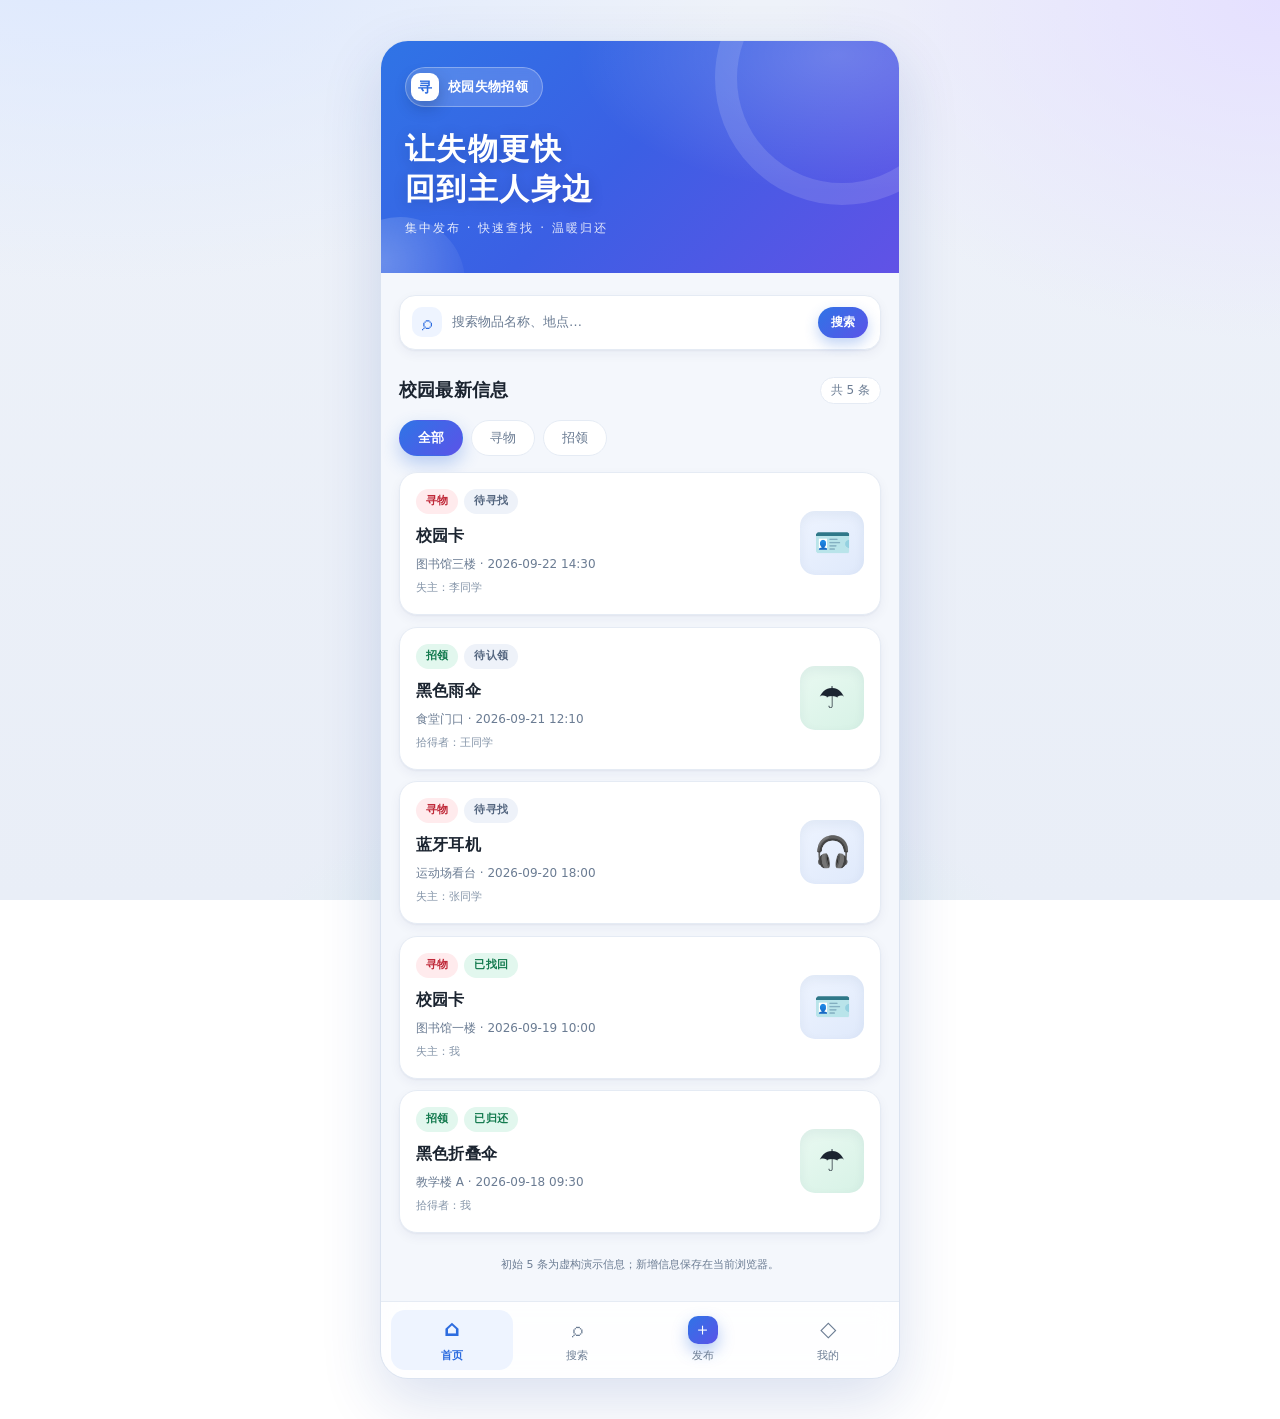
<file: index.html>
<!DOCTYPE html>
<html lang="zh-CN">
<head>
  <meta charset="UTF-8">
  <meta name="viewport" content="width=device-width, initial-scale=1">
  <meta name="theme-color" content="#3b5fe4">
  <meta name="description" content="校园失物招领：集中发布、快速查找、温暖归还。">
  <title>校园失物招领</title>
  <link rel="icon" href="data:image/svg+xml,%3Csvg xmlns='http://www.w3.org/2000/svg' viewBox='0 0 64 64'%3E%3Cdefs%3E%3ClinearGradient id='g' x1='0' y1='0' x2='1' y2='1'%3E%3Cstop offset='0' stop-color='%232f74e6'/%3E%3Cstop offset='1' stop-color='%235b53e8'/%3E%3C/linearGradient%3E%3C/defs%3E%3Crect width='64' height='64' rx='16' fill='url(%23g)'/%3E%3Ctext x='32' y='44' font-size='36' font-family='sans-serif' font-weight='700' fill='white' text-anchor='middle'%3E%E5%AF%BB%3C/text%3E%3C/svg%3E">
  <link rel="stylesheet" href="css/style.css">
  <script defer src="js/core.js"></script>
  <script defer src="js/data.js"></script>
  <script defer src="js/storage.js"></script>
  <script defer src="js/clipboard.js"></script>
  <script defer src="js/images.js"></script>
  <script defer src="js/recommendations.js"></script>
  <script defer src="js/pages/my-posts.js"></script>
  <script defer src="js/pages/search.js"></script>
  <script defer src="js/pages/detail.js"></script>
  <script defer src="js/app.js"></script>
</head>
<body>
  <div class="app-shell">
    <header class="header">
      <div class="brand"><span class="brand-icon" aria-hidden="true">寻</span><span>校园失物招领</span></div>
      <h1>让失物更快<br>回到主人身边</h1>
      <p>集中发布 · 快速查找 · 温暖归还</p>
    </header>
    <main id="main-content" tabindex="-1">
      <p id="storage-warning" class="notice error-notice" role="alert" hidden></p>
      <p id="feedback" class="notice success-notice" role="status" hidden></p>
      <section id="home-page" class="page" aria-labelledby="home-title">
        <button class="search-entry" type="button" data-page="search"><span aria-hidden="true">⌕</span>搜索物品名称、地点…<span class="search-label">搜索</span></button>
        <div class="section-heading"><h2 id="home-title">校园最新信息</h2><span id="result-count" aria-live="polite"></span></div>
        <div class="filters" role="group" aria-label="信息类型筛选">
          <button type="button" class="filter active" data-filter="all" aria-pressed="true">全部</button>
          <button type="button" class="filter" data-filter="lost" aria-pressed="false">寻物</button>
          <button type="button" class="filter" data-filter="found" aria-pressed="false">招领</button>
        </div>
        <div id="home-list" class="item-list"></div>
        <p id="home-limit-hint" class="field-hint" hidden></p>
        <p class="demo-note">初始 5 条为虚构演示信息；新增信息保存在当前浏览器。</p>
      </section>
      <section id="search-page" class="page" aria-labelledby="search-title" hidden>
        <h2 id="search-title">搜索物品</h2>
        <p class="form-intro">按物品名称、地点或描述查找线索。</p>
        <form id="search-form" class="search-form" role="search">
          <div class="field"><label for="search-keyword">关键词</label><div class="search-input-row"><input id="search-keyword" name="keyword" type="search" maxlength="100" placeholder="如：黑色 雨伞"><button type="submit" class="primary-button">搜索</button></div><p class="field-hint">多个关键词用空格分隔，结果需同时包含这些词。</p></div>
          <div class="search-options">
            <div class="field"><label for="search-type">信息类型</label><select id="search-type"><option value="all">全部</option><option value="lost">寻物</option><option value="found">招领</option></select></div>
            <div class="field"><label for="search-category">物品类别</label><select id="search-category"><option value="all">全部类别</option><option>证件</option><option>电子用品</option><option>生活用品</option><option>书籍文具</option><option>其他</option></select></div>
          </div>
          <div class="search-footer"><label class="checkbox-label"><input id="search-active" type="checkbox">仅看未完成</label><button type="button" id="search-reset" class="text-button">清空筛选</button></div>
        </form>
        <div class="section-heading"><h3 class="results-heading">搜索结果</h3><span id="search-count" aria-live="polite"></span></div>
        <div id="search-list" class="item-list"></div>
      </section>
      <section id="publish-page" class="page" aria-labelledby="publish-title" hidden>
        <h2 id="publish-title">发布信息</h2>
        <p class="form-intro">带 * 的内容为必填，清晰的描述有助于找回物品。</p>
        <form id="publish-form" class="publish-form" novalidate>
          <fieldset class="type-field"><legend>信息类型 *</legend>
            <label><input type="radio" name="type" value="lost" checked> 我要寻物</label>
            <label><input type="radio" name="type" value="found"> 我要招领</label>
          </fieldset>
          <div class="field"><label for="f-title">物品名称 *</label><input id="f-title" name="title" maxlength="40" placeholder="如：黑色雨伞" required><p id="error-title" class="field-error" hidden></p></div>
          <div class="field"><label for="f-category">物品类别 *</label><select id="f-category" name="category"><option>证件</option><option>电子用品</option><option>生活用品</option><option>书籍文具</option><option>其他</option></select></div>
          <div class="field"><label for="f-place">丢失／捡到地点 *</label><input id="f-place" name="place" maxlength="80" placeholder="如：图书馆三楼" required><p id="error-place" class="field-error" hidden></p></div>
          <div class="field"><label for="f-eventTime">丢失／捡到时间</label><input id="f-eventTime" name="eventTime" type="datetime-local"><p id="event-time-hint" class="field-hint">不填则使用发布时刻。</p><p id="error-eventTime" class="field-error" hidden></p></div>
          <div class="field"><label for="f-description">详细描述</label><textarea id="f-description" name="description" rows="4" maxlength="500" placeholder="物品的颜色、外观和特征（最多 500 字）"></textarea><p id="error-description" class="field-error" hidden></p></div>
          <div class="field"><label for="f-contact">联系方式 *</label><input id="f-contact" name="contact" maxlength="100" placeholder="微信号或手机号" required><p class="field-hint">联系方式将展示在详情中，请勿填写密码等敏感内容。</p><p id="error-contact" class="field-error" hidden></p></div>
          <div class="field"><label for="f-image">物品照片（选填）</label><input id="f-image" type="file" accept="image/jpeg,image/png,image/webp" aria-describedby="image-hint"><p id="image-hint" class="field-hint">支持 JPG、PNG、WebP，最大 5 MB。保存前自动缩小和压缩，透明背景转为白色。</p><div id="image-preview" class="upload-preview" hidden></div><button id="image-remove" type="button" class="secondary-button" hidden>移除照片</button><p id="image-feedback" class="field-hint" role="status"></p></div>
          <p id="publish-error" class="notice error-notice" role="alert" hidden></p>
          <button id="edit-cancel" class="secondary-button" type="button" hidden>取消编辑</button>
          <button id="publish-submit" class="primary-button submit-button" type="submit">发布信息</button>
        </form>
      </section>
      <section id="mine-page" class="page" aria-labelledby="mine-title" hidden>
        <h2 id="mine-title">我的发布</h2>
        <p class="form-intro">管理当前浏览器中由你发布的信息。</p>
        <div id="mine-summary" class="mine-stats" aria-label="我的发布统计"></div>
        <div class="filters" role="group" aria-label="我的发布状态筛选">
          <button type="button" class="filter active" data-mine-filter="all" aria-pressed="true">全部</button>
          <button type="button" class="filter" data-mine-filter="active" aria-pressed="false">进行中</button>
          <button type="button" class="filter" data-mine-filter="completed" aria-pressed="false">已完成</button>
        </div>
        <p id="mine-feedback" class="notice" role="status" hidden></p>
        <div id="mine-list" class="item-list"></div>
      </section>
      <section id="detail-page" class="page" aria-labelledby="detail-title" hidden>
        <button id="detail-back" type="button" class="back-button">← 返回列表</button>
        <h2 id="detail-title">物品详情</h2>
        <div id="detail-content"></div>
      </section>
    </main>
    <nav class="bottom-nav" aria-label="主要导航">
      <button type="button" class="nav-item active" data-page="home" aria-current="page"><span aria-hidden="true">⌂</span>首页</button>
      <button type="button" class="nav-item" data-page="search"><span aria-hidden="true">⌕</span>搜索</button>
      <button type="button" class="nav-item" data-page="publish"><span class="nav-plus" aria-hidden="true">＋</span>发布</button>
      <button type="button" class="nav-item" data-page="mine"><span aria-hidden="true">◇</span>我的</button>
    </nav>
  </div>
</body>
</html>
</file>
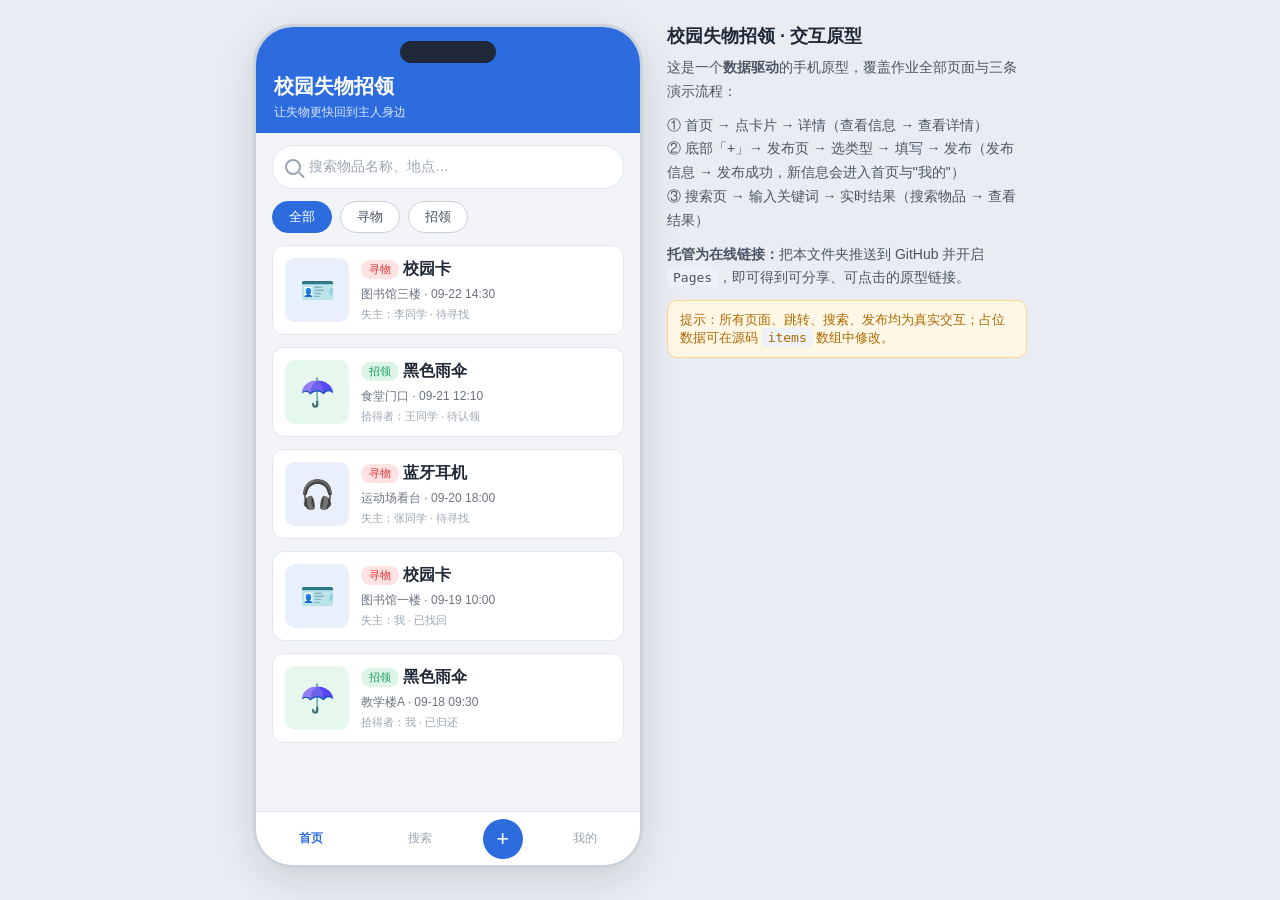
<file: prototype/prototype/index.html>
<!DOCTYPE html>
<html lang="zh-CN">
<head>
<meta charset="UTF-8">
<meta name="viewport" content="width=device-width, initial-scale=1.0">
<title>校园失物招领小程序 · 交互原型</title>
<style>
  * { box-sizing: border-box; margin: 0; padding: 0; }
  body {
    font-family: "PingFang SC", "Microsoft YaHei", sans-serif;
    background: #e9edf3; color: #1F2937;
    display: flex; justify-content: center; align-items: flex-start;
    padding: 24px; gap: 24px; flex-wrap: wrap;
  }
  .frame {
    width: 390px; height: 844px; background: #F2F4F7;
    border: 3px solid #CBD2DC; border-radius: 40px;
    position: relative; overflow: hidden; box-shadow: 0 12px 40px rgba(0,0,0,.12);
  }
  .notch { position: absolute; top: 14px; left: 50%; transform: translateX(-50%);
    width: 96px; height: 22px; background: #1F2937; border-radius: 11px; z-index: 50; }
  .screen { position: absolute; inset: 0; display: none; flex-direction: column; }
  .screen.active { display: flex; }
  .header { padding: 46px 18px 12px; }
  .header.blue { background: #2D6CDF; color: #fff; }
  .header.white { background: #fff; border-bottom: 1px solid #E2E8F0; }
  .header.white { display: flex; justify-content: space-between; align-items: center; }
  .title { font-size: 20px; font-weight: 700; }
  .sub { font-size: 12px; color: #DCE6FF; margin-top: 4px; }
  .back { font-size: 20px; font-weight: 700; cursor: pointer; color: #1F2937; }
  .content { flex: 1; overflow-y: auto; padding: 12px 16px 70px; }
  .searchbar { display: flex; align-items: center; background: #fff; border: 1px solid #E2E8F0;
    border-radius: 21px; height: 44px; padding: 0 12px; gap: 8px; }
  .searchbar.focus { border-color: #2D6CDF; }
  .searchbar input { border: none; outline: none; flex: 1; font-size: 14px; }
  .icon-search { width: 16px; height: 16px; border: 2px solid #9AA5B1; border-radius: 50%; position: relative; flex: none; }
  .icon-search::after { content:""; position:absolute; width:7px; height:2px; background:#9AA5B1;
    transform: rotate(45deg); top: 13px; left: 11px; }
  .btn-search { background:#2D6CDF; color:#fff; border:none; border-radius:13px; height:28px;
    padding:0 14px; font-size:13px; flex:none; cursor:pointer; }
  .chips { display: flex; gap: 8px; margin: 12px 0; flex-wrap: wrap; }
  .chip { padding: 6px 16px; border-radius: 16px; font-size: 13px; background:#fff; border:1px solid #CBD2DC; color:#4B5563; cursor:pointer; }
  .chip.on { background:#2D6CDF; color:#fff; border-color:#2D6CDF; }
  .card { background:#fff; border:1px solid #E2E8F0; border-radius:12px; padding:12px; display:flex; gap:12px; margin-bottom:12px; cursor:pointer; align-items:center; transition:.15s; }
  .card:active { transform: scale(.99); }
  .thumb { width:64px; height:64px; border-radius:10px; flex:none; display:flex; align-items:center; justify-content:center; font-size:28px; background:#EAF0FB; }
  .thumb.green { background:#E6F7EE; }
  .tag { display:inline-block; font-size:11px; padding:2px 8px; border-radius:9px; vertical-align:middle; }
  .tag.lost { background:#FFE3E3; color:#E03131; }
  .tag.found { background:#DDF5E6; color:#1A9E5F; }
  .c-title { font-size:16px; font-weight:600; color:#1F2937; }
  .c-meta { font-size:12px; color:#6B7280; margin-top:6px; }
  .c-sub { font-size:11px; color:#9AA5B1; margin-top:4px; }
  .form { background:#fff; border:1px solid #E2E8F0; border-radius:12px; padding:14px; }
  .field { margin-bottom:14px; }
  .field label { font-size:14px; font-weight:600; color:#1F2937; display:block; margin-bottom:6px; }
  .field input, .field textarea { width:100%; border:1px solid #E2E8F0; background:#F4F6F9; border-radius:8px;
    padding:9px 10px; font-size:13px; outline:none; }
  .toggle { display:flex; background:#EEF2F8; border-radius:10px; padding:4px; margin:12px 16px; }
  .toggle div { flex:1; text-align:center; padding:9px; font-size:14px; font-weight:600; color:#4B5563; border-radius:8px; cursor:pointer; }
  .toggle div.on { background:#2D6CDF; color:#fff; }
  .pub-btn { margin:14px 16px; background:#2D6CDF; color:#fff; border:none; border-radius:23px;
    height:46px; font-size:16px; font-weight:600; cursor:pointer; width: calc(100% - 32px); }
  .detail-img { height:200px; background:#EAF0FB; border-radius:12px; display:flex; align-items:center; justify-content:center; font-size:54px; margin-bottom:12px; }
  .info-row { display:flex; justify-content:space-between; font-size:13px; padding:9px 0; border-bottom:1px solid #EEF2F8; }
  .info-row .k { color:#6B7280; } .info-row .v { color:#1F2937; }
  .info-row .v.red { color:#E03131; } .info-row .v.green { color:#1A9E5F; }
  .contact-btn { margin-top:16px; background:#2D6CDF; color:#fff; border:none; border-radius:24px; height:48px; width:100%; font-size:16px; font-weight:600; cursor:pointer; }
  .profile { background:#2D6CDF; color:#fff; padding:24px 18px; display:flex; gap:14px; align-items:center; }
  .avatar { width:56px; height:56px; border-radius:50%; background:#fff; color:#2D6CDF; display:flex; align-items:center; justify-content:center; font-size:22px; font-weight:700; }
  .stats { display:flex; gap:10px; margin:12px 16px; }
  .stat { flex:1; background:#fff; border:1px solid #E2E8F0; border-radius:12px; text-align:center; padding:10px; }
  .stat .n { font-size:22px; font-weight:700; color:#2D6CDF; }
  .stat .n.g { color:#1A9E5F; } .stat .n.gr { color:#9AA5B1; }
  .stat .l { font-size:12px; color:#6B7280; }
  .nav { position:absolute; bottom:0; left:0; right:0; height:54px; background:#fff; border-top:1px solid #E2E8F0; display:flex; align-items:center; }
  .nav .item { flex:1; text-align:center; font-size:12px; color:#9AA5B1; cursor:pointer; }
  .nav .item.on { color:#2D6CDF; font-weight:600; }
  .nav .plus { flex:none; width:40px; height:40px; background:#2D6CDF; color:#fff; border-radius:50%;
    display:flex; align-items:center; justify-content:center; font-size:22px; margin:0 8px; cursor:pointer; }
  .toast { position:absolute; top:50%; left:50%; transform:translate(-50%,-50%); background:rgba(0,0,0,.8);
    color:#fff; padding:14px 22px; border-radius:10px; font-size:15px; display:none; z-index:99; text-align:center; }
  .empty { text-align:center; color:#9AA5B1; font-size:13px; padding:30px 0; }
  .side { max-width: 360px; }
  .side h2 { font-size:18px; margin-bottom:8px; }
  .side p { font-size:14px; color:#4B5563; line-height:1.7; margin-bottom:10px; }
  .side code { background:#EEF2F8; padding:2px 6px; border-radius:4px; font-size:13px; }
  .side .tip { background:#FFF7E6; border:1px solid #FFD591; border-radius:10px; padding:10px 12px; font-size:13px; color:#AD6800; }
</style>
</head>
<body>
  <div class="frame">
    <div class="notch"></div>

    <!-- 首页 -->
    <div class="screen active" id="home">
      <div class="header blue">
        <div class="title">校园失物招领</div>
        <div class="sub">让失物更快回到主人身边</div>
      </div>
      <div class="content">
        <div class="searchbar" onclick="go('search')">
          <div class="icon-search"></div>
          <span style="color:#9AA5B1;font-size:14px;">搜索物品名称、地点…</span>
        </div>
        <div class="chips" id="home-chips">
          <div class="chip on" data-f="全部" onclick="setHomeFilter(this)">全部</div>
          <div class="chip" data-f="寻物" onclick="setHomeFilter(this)">寻物</div>
          <div class="chip" data-f="招领" onclick="setHomeFilter(this)">招领</div>
        </div>
        <div id="home-list"></div>
      </div>
      <div class="nav">
        <div class="item on" onclick="go('home')">首页</div>
        <div class="item" onclick="go('search')">搜索</div>
        <div class="plus" onclick="go('publish')">+</div>
        <div class="item" onclick="go('mine')">我的</div>
      </div>
    </div>

    <!-- 发布 -->
    <div class="screen" id="publish">
      <div class="header white">
        <div class="title">发布信息</div><div style="color:#2D6CDF;font-size:14px;cursor:pointer;" onclick="go('home')">取消</div>
      </div>
      <div class="toggle">
        <div class="on" id="t-lost" onclick="switchType('lost')">我丢了东西（寻物）</div>
        <div id="t-found" onclick="switchType('found')">我捡到东西（招领）</div>
      </div>
      <div class="content">
        <div class="form">
          <div class="field"><label>物品名称 *</label><input id="f-name" placeholder="如：校园卡 / 雨伞 / 耳机"></div>
          <div class="field"><label>物品类别</label>
            <div class="chips"><div class="chip on" data-c="证件" onclick="setCat(this)">证件</div><div class="chip" data-c="电子用品" onclick="setCat(this)">电子用品</div><div class="chip" data-c="生活用品" onclick="setCat(this)">生活用品</div></div></div>
          <div class="field"><label>丢失/捡到地点 *</label><input id="f-place" placeholder="如：图书馆三楼"></div>
          <div class="field"><label>时间</label><input id="f-time" placeholder="2026-09-22 14:30"></div>
          <div class="field"><label>详细描述</label><textarea id="f-desc" rows="3" placeholder="颜色、特征、姓名等…"></textarea></div>
          <div class="field"><label>联系方式 *</label><input id="f-contact" placeholder="微信号 / 手机号"></div>
          <div class="chip" onclick="toast('演示原型：图片上传略')">+ 上传图片</div>
        </div>
        <button class="pub-btn" onclick="publish()">发布</button>
      </div>
      <div class="nav">
        <div class="item" onclick="go('home')">首页</div>
        <div class="item" onclick="go('search')">搜索</div>
        <div class="plus" onclick="go('publish')">+</div>
        <div class="item" onclick="go('mine')">我的</div>
      </div>
    </div>

    <!-- 搜索 -->
    <div class="screen" id="search">
      <div class="header white"><div class="title">搜索</div></div>
      <div class="content">
        <div class="searchbar focus">
          <div class="icon-search"></div>
          <input value="校园卡" id="kw">
          <button class="btn-search" onclick="doSearch()">搜索</button>
        </div>
        <div style="font-size:12px;color:#6B7280;margin:12px 0 6px;">按类别筛选：</div>
        <div class="chips"><div class="chip on" onclick="setSearchCat(this)">全部</div><div class="chip" onclick="setSearchCat(this)">证件</div><div class="chip" onclick="setSearchCat(this)">电子用品</div><div class="chip" onclick="setSearchCat(this)">生活用品</div></div>
        <div id="search-result-label" style="font-size:12px;color:#9AA5B1;margin:12px 0 6px;"></div>
        <div id="search-list"></div>
      </div>
      <div class="nav">
        <div class="item" onclick="go('home')">首页</div>
        <div class="item on" onclick="go('search')">搜索</div>
        <div class="plus" onclick="go('publish')">+</div>
        <div class="item" onclick="go('mine')">我的</div>
      </div>
    </div>

    <!-- 详情 -->
    <div class="screen" id="detail">
      <div class="header white">
        <div class="back" onclick="go(backFrom)">‹ 返回</div><div style="font-size:14px;color:#9AA5B1;">详情</div>
      </div>
      <div class="content">
        <div class="detail-img" id="d-img">📦</div>
        <div class="form">
          <div style="margin-bottom:6px;"><span class="tag" id="d-tag">寻物</span> <span id="d-title" style="font-size:19px;font-weight:700;color:#1F2937;"></span></div>
          <div class="info-row"><span class="k">类型</span><span class="v" id="d-cat"></span></div>
          <div class="info-row"><span class="k">地点</span><span class="v" id="d-place"></span></div>
          <div class="info-row"><span class="k">时间</span><span class="v" id="d-time"></span></div>
          <div class="info-row"><span class="k">发布者</span><span class="v" id="d-owner"></span></div>
          <div class="info-row"><span class="k">状态</span><span class="v" id="d-status"></span></div>
          <div style="font-size:14px;font-weight:600;color:#1F2937;margin:12px 0 6px;">详细描述</div>
          <div id="d-desc" style="font-size:13px;color:#4B5563;line-height:1.6;"></div>
          <div id="d-contact" style="font-size:13px;color:#2D6CDF;margin-top:8px;"></div>
          <button class="contact-btn" onclick="toast('已复制联系方式，可前往联系发布者')">联系发布者</button>
        </div>
      </div>
      <div class="nav">
        <div class="item" onclick="go('home')">首页</div>
        <div class="item" onclick="go('search')">搜索</div>
        <div class="plus" onclick="go('publish')">+</div>
        <div class="item" onclick="go('mine')">我的</div>
      </div>
    </div>

    <!-- 我的 -->
    <div class="screen" id="mine">
      <div class="profile">
        <div class="avatar">我</div>
        <div><div style="font-size:18px;font-weight:700;">李同学</div>
        <div style="font-size:12px;color:#DCE6FF;" id="mine-summary"></div></div>
      </div>
      <div class="content">
        <div class="stats" id="mine-stats"></div>
        <div style="font-size:13px;color:#6B7280;margin:12px 0 6px;">我的发布</div>
        <div id="mine-list"></div>
      </div>
      <div class="nav">
        <div class="item" onclick="go('home')">首页</div>
        <div class="item" onclick="go('search')">搜索</div>
        <div class="plus" onclick="go('publish')">+</div>
        <div class="item on" onclick="go('mine')">我的</div>
      </div>
    </div>

    <div class="toast" id="toast"></div>
  </div>

  <div class="side">
    <h2>校园失物招领 · 交互原型</h2>
    <p>这是一个<strong>数据驱动</strong>的手机原型，覆盖作业全部页面与三条演示流程：</p>
    <p>① 首页 → 点卡片 → 详情（查看信息 → 查看详情）<br>
       ② 底部「+」→ 发布页 → 选类型 → 填写 → 发布（发布信息 → 发布成功，新信息会进入首页与"我的"）<br>
       ③ 搜索页 → 输入关键词 → 实时结果（搜索物品 → 查看结果）</p>
    <p><b>托管为在线链接：</b>把本文件夹推送到 GitHub 并开启 <code>Pages</code>，即可得到可分享、可点击的原型链接。</p>
    <div class="tip">提示：所有页面、跳转、搜索、发布均为真实交互；占位数据可在源码 <code>items</code> 数组中修改。</div>
  </div>

<script>
  const EMOJI = { "证件":"🪪", "电子用品":"🎧", "生活用品":"☂️" };
  const def = w => EMOJI[w] || "📦";
  let backFrom = "home";
  let pubType = "lost";
  let pubCat = "证件";
  let homeFilter = "全部";
  let searchCat = "全部";
  let curId = null;

  // 数据：mine=true 表示"我发布的"
  let items = [
    {id:1, type:"lost", title:"校园卡", cat:"证件", place:"图书馆三楼", time:"09-22 14:30",
     desc:"蓝色卡套，卡面有轻微划痕，姓名张明，学号20231xxx。捡到者请与我联系，万分感谢！",
     contact:"微信 lxm_2023", status:"待寻找", owner:"李同学", mine:false},
    {id:2, type:"found", title:"黑色雨伞", cat:"生活用品", place:"食堂门口", time:"09-21 12:10",
     desc:"一把黑色长柄雨伞，放在食堂门口失物箱旁，请失主认领。",
     contact:"微信 w_2023", status:"待认领", owner:"王同学", mine:false},
    {id:3, type:"lost", title:"蓝牙耳机", cat:"电子用品", place:"运动场看台", time:"09-20 18:00",
     desc:"白色蓝牙耳机左耳，运动场看台遗失，拾到请联系，必有谢意。",
     contact:"微信 z_2023", status:"待寻找", owner:"张同学", mine:false},
    {id:4, type:"lost", title:"校园卡", cat:"证件", place:"图书馆一楼", time:"09-19 10:00",
     desc:"蓝色卡套校园卡，姓名陈晓。", contact:"微信 cx_2023", status:"已找回", owner:"我", mine:true},
    {id:5, type:"found", title:"黑色雨伞", cat:"生活用品", place:"教学楼A", time:"09-18 09:30",
     desc:"教学楼A捡到黑色折叠伞。", contact:"微信 me_2023", status:"已归还", owner:"我", mine:true}
  ];
  let seq = 100;

  function statusClass(s){ return (s==="已找回"||s==="已归还") ? "green" : "red"; }
  function tagHtml(it){ return `<span class="tag ${it.type==='lost'?'lost':'found'}">${it.type==='lost'?'寻物':'招领'}</span>`; }
  function cardHtml(it){
    return `<div class="card" onclick="openDetail(${it.id},'home')">
      <div class="thumb ${it.type==='found'?'green':''}">${def(it.cat)}</div>
      <div style="flex:1;min-width:0;">
        ${tagHtml(it)} <span class="c-title">${it.title}</span>
        <div class="c-meta">${it.place} · ${it.time}</div>
        <div class="c-sub">${it.type==='lost'?'失主':'拾得者'}：${it.owner} · ${it.status}</div>
      </div></div>`;
  }

  function renderHome(){
    const list = items.filter(it =>
      homeFilter==="全部" ? true : (homeFilter==="寻物" ? it.type==="lost" : it.type==="found"));
    const box = document.getElementById("home-list");
    box.innerHTML = list.length ? list.map(cardHtml).join("")
      : `<div class="empty">暂无相关信息</div>`;
  }
  function setHomeFilter(el){
    document.querySelectorAll("#home-chips .chip").forEach(c=>c.classList.remove("on"));
    el.classList.add("on"); homeFilter = el.dataset.f; renderHome();
  }

  function renderSearch(){
    const kw = (document.getElementById("kw").value||"").trim();
    const list = items.filter(it =>
      (searchCat==="全部" || it.cat===searchCat) &&
      (kw==="" || (it.title+it.place+it.cat).includes(kw)));
    document.getElementById("search-result-label").textContent = `搜索结果（${list.length} 条）`;
    const box = document.getElementById("search-list");
    box.innerHTML = list.length ? list.map(it=>cardHtml(it).replace("openDetail("+it.id+",'home')","openDetail("+it.id+",'search')")).join("")
      : `<div class="empty">没有找到“${kw}”相关信息</div>`;
  }
  function doSearch(){ renderSearch(); }
  function setSearchCat(el){
    document.querySelectorAll("#search .chips .chip").forEach(c=>c.classList.remove("on"));
    el.classList.add("on"); searchCat = el.textContent; renderSearch();
  }

  function openDetail(id, from){
    const it = items.find(x=>x.id===id); if(!it) return;
    curId = id; backFrom = from;
    document.getElementById("d-img").textContent = def(it.cat);
    const tg = document.getElementById("d-tag");
    tg.className = "tag " + (it.type==='lost'?'lost':'found');
    tg.textContent = it.type==='lost'?'寻物':'招领';
    document.getElementById("d-title").textContent = it.title;
    document.getElementById("d-cat").textContent = it.cat;
    document.getElementById("d-place").textContent = it.place;
    document.getElementById("d-time").textContent = it.time;
    document.getElementById("d-owner").textContent = it.owner;
    const st = document.getElementById("d-status"); st.textContent = it.status;
    st.className = "v " + statusClass(it.status);
    document.getElementById("d-desc").textContent = it.desc;
    document.getElementById("d-contact").textContent = "联系方式：" + it.contact;
    go("detail");
  }

  function renderMine(){
    const mine = items.filter(it=>it.mine);
    const seeking = mine.filter(i=>i.type==="lost"&&i.status==="待寻找").length;
    const found = mine.filter(i=>(i.status==="已找回"||i.status==="已归还")).length;
    const founding = mine.filter(i=>i.type==="found"&&i.status==="待认领").length;
    document.getElementById("mine-summary").textContent = `已发布 ${mine.length} 条 · 已找回/归还 ${found} 条`;
    document.getElementById("mine-stats").innerHTML =
      `<div class="stat"><div class="n">${seeking}</div><div class="l">寻物中</div></div>
       <div class="stat"><div class="n g">${found}</div><div class="l">已找回</div></div>
       <div class="stat"><div class="n gr">${founding}</div><div class="l">招领中</div></div>`;
    const box = document.getElementById("mine-list");
    box.innerHTML = mine.length ? mine.map(it=>{
      const sc = statusClass(it.status);
      const stTxt = it.status;
      return `<div class="card">
        <div class="thumb ${it.type==='found'?'green':''}">${def(it.cat)}</div>
        <div style="flex:1;min-width:0;"><span class="c-title">${it.title}</span>
          <div class="c-sub">${it.time} 发布 · ${it.type==='lost'?'寻物':'招领'}</div></div>
        <div style="text-align:right;"><span class="tag ${sc==='green'?'found':'lost'}">${stTxt}</span>
          <div style="font-size:12px;margin-top:6px;color:${sc==='green'?'#9AA5B1':'#2D6CDF'};">${sc==='green'?'删除':'编辑'}</div></div>
      </div>`;
    }).join("") : `<div class="empty">你还没有发布信息</div>`;
  }

  function switchType(t){
    pubType = t;
    document.getElementById("t-lost").classList.toggle("on", t==="lost");
    document.getElementById("t-found").classList.toggle("on", t==="found");
  }
  function setCat(el){
    document.querySelectorAll("#publish .form .chips .chip").forEach(c=>c.classList.remove("on"));
    el.classList.add("on"); pubCat = el.dataset.c;
  }
  function publish(){
    const name = document.getElementById("f-name").value.trim();
    const place = document.getElementById("f-place").value.trim();
    const contact = document.getElementById("f-contact").value.trim();
    if(!name || !place || !contact){ toast("请填写带 * 的必填项"); return; }
    const it = {
      id: ++seq, type: pubType, title: name, cat: pubCat,
      place, time: document.getElementById("f-time").value.trim() || "刚刚",
      desc: document.getElementById("f-desc").value.trim() || "（无补充描述）",
      contact, status: pubType==="lost" ? "待寻找" : "待认领", owner:"我", mine:true
    };
    items.unshift(it);
    // reset form
    ["f-name","f-place","f-time","f-desc","f-contact"].forEach(i=>document.getElementById(i).value="");
    toast("发布成功！信息已展示在首页"); setTimeout(()=>go("home"), 900);
  }

  function go(id){
    document.querySelectorAll(".screen").forEach(s=>s.classList.remove("active"));
    document.getElementById(id).classList.add("active");
    if(id==="home") renderHome();
    if(id==="search") renderSearch();
    if(id==="mine") renderMine();
  }
  let tt;
  function toast(msg){
    const t=document.getElementById("toast"); t.textContent=msg; t.style.display="block";
    clearTimeout(tt); tt=setTimeout(()=>t.style.display="none",1400);
  }
  // 初始化
  renderHome();
</script>
</body>
</html>
</file>
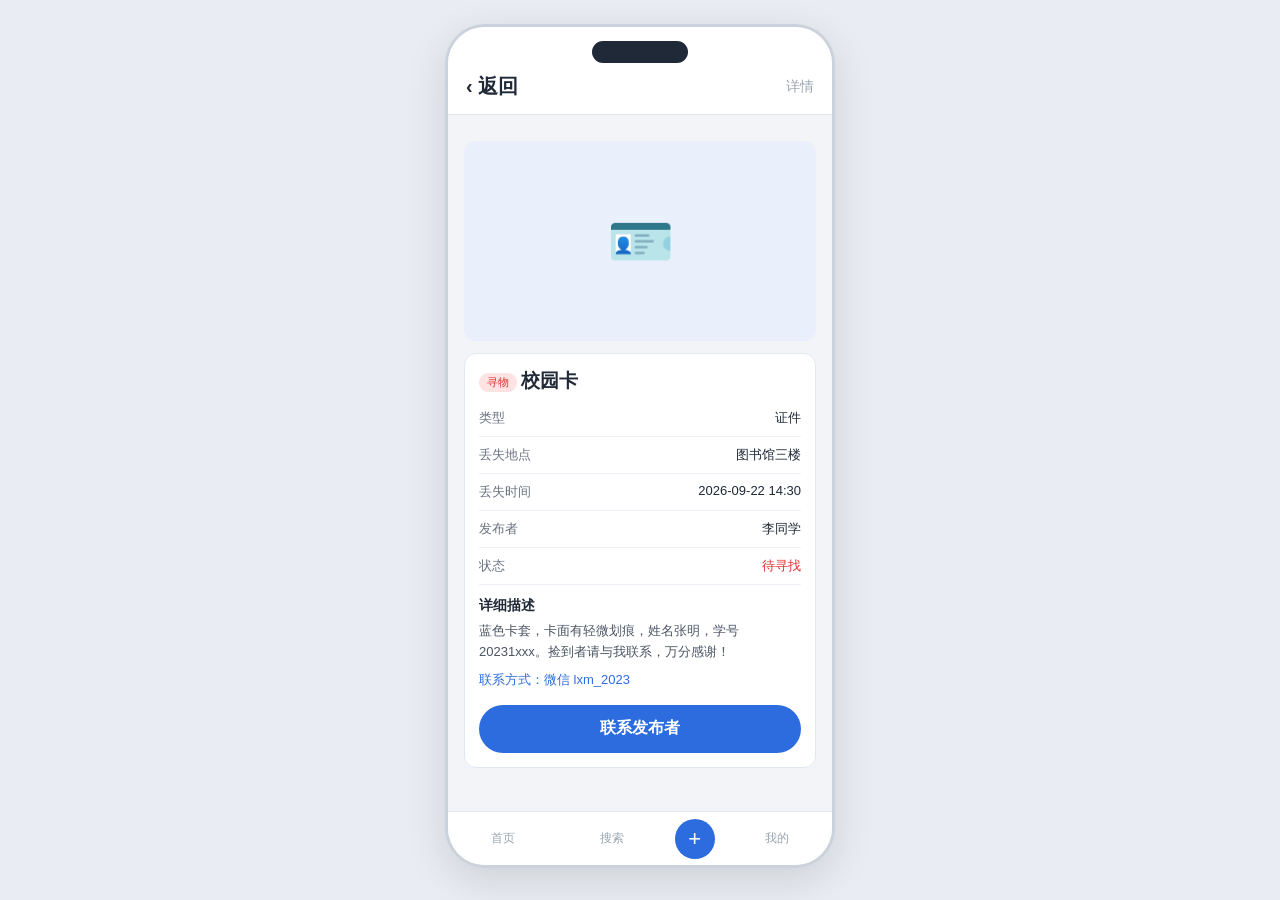
<file: prototype/prototype/detail.html>
<!DOCTYPE html>
<html lang="zh-CN">
<head>
<meta charset="UTF-8">
<meta name="viewport" content="width=device-width, initial-scale=1.0">
<title>校园失物招领 · 信息详情</title>
<style>
  * { box-sizing: border-box; margin: 0; padding: 0; }
  body { font-family: "PingFang SC","Microsoft YaHei",sans-serif; background:#e9edf3; display:flex; justify-content:center; padding:24px; }
  .frame { width:390px; height:844px; background:#F2F4F7; border:3px solid #CBD2DC; border-radius:40px; position:relative; overflow:hidden; box-shadow:0 12px 40px rgba(0,0,0,.12); }
  .notch { position:absolute; top:14px; left:50%; transform:translateX(-50%); width:96px; height:22px; background:#1F2937; border-radius:11px; z-index:50; }
  .header { position:absolute; top:0; left:0; right:0; padding:46px 18px 14px; background:#fff; border-bottom:1px solid #E2E8F0; display:flex; justify-content:space-between; align-items:center; }
  .back { font-size:20px; font-weight:700; color:#1F2937; text-decoration:none; } .right { font-size:14px; color:#9AA5B1; }
  .content { position:absolute; top:114px; left:16px; right:16px; bottom:54px; overflow-y:auto; }
  .detail-img { height:200px; background:#EAF0FB; border-radius:12px; display:flex; align-items:center; justify-content:center; font-size:54px; margin-bottom:12px; }
  .form { background:#fff; border:1px solid #E2E8F0; border-radius:12px; padding:14px; }
  .tag { display:inline-block; font-size:11px; padding:2px 8px; border-radius:9px; vertical-align:middle; }
  .tag.lost { background:#FFE3E3; color:#E03131; }
  .info-row { display:flex; justify-content:space-between; font-size:13px; padding:9px 0; border-bottom:1px solid #EEF2F8; }
  .info-row .k { color:#6B7280; } .info-row .v { color:#1F2937; } .info-row .v.red { color:#E03131; }
  .contact-btn { margin-top:16px; background:#2D6CDF; color:#fff; border:none; border-radius:24px; height:48px; width:100%; font-size:16px; font-weight:600; }
  .nav { position:absolute; bottom:0; left:0; right:0; height:54px; background:#fff; border-top:1px solid #E2E8F0; display:flex; align-items:center; }
  .nav a { flex:1; text-align:center; font-size:12px; color:#9AA5B1; text-decoration:none; }
  .nav a.on { color:#2D6CDF; font-weight:600; }
  .nav .plus { flex:none; width:40px; height:40px; background:#2D6CDF; color:#fff; border-radius:50%; display:flex; align-items:center; justify-content:center; font-size:22px; margin:0 8px; text-decoration:none; }
</style>
</head>
<body>
  <div class="frame">
    <div class="notch"></div>
    <div class="header">
      <a class="back" href="home.html">‹ 返回</a><span class="right">详情</span>
    </div>
    <div class="content">
      <div class="detail-img">🪪</div>
      <div class="form">
        <div style="margin-bottom:6px;"><span class="tag lost">寻物</span> <span style="font-size:19px;font-weight:700;color:#1F2937;">校园卡</span></div>
        <div class="info-row"><span class="k">类型</span><span class="v">证件</span></div>
        <div class="info-row"><span class="k">丢失地点</span><span class="v">图书馆三楼</span></div>
        <div class="info-row"><span class="k">丢失时间</span><span class="v">2026-09-22 14:30</span></div>
        <div class="info-row"><span class="k">发布者</span><span class="v">李同学</span></div>
        <div class="info-row"><span class="k">状态</span><span class="v red">待寻找</span></div>
        <div style="font-size:14px;font-weight:600;color:#1F2937;margin:12px 0 6px;">详细描述</div>
        <div style="font-size:13px;color:#4B5563;line-height:1.6;">蓝色卡套，卡面有轻微划痕，姓名张明，学号20231xxx。捡到者请与我联系，万分感谢！</div>
        <div style="font-size:13px;color:#2D6CDF;margin-top:8px;">联系方式：微信 lxm_2023</div>
        <button class="contact-btn">联系发布者</button>
      </div>
    </div>
    <div class="nav">
      <a href="home.html">首页</a>
      <a href="search.html">搜索</a>
      <a class="plus" href="publish.html">+</a>
      <a href="mine.html">我的</a>
    </div>
  </div>
</body>
</html>
</file>
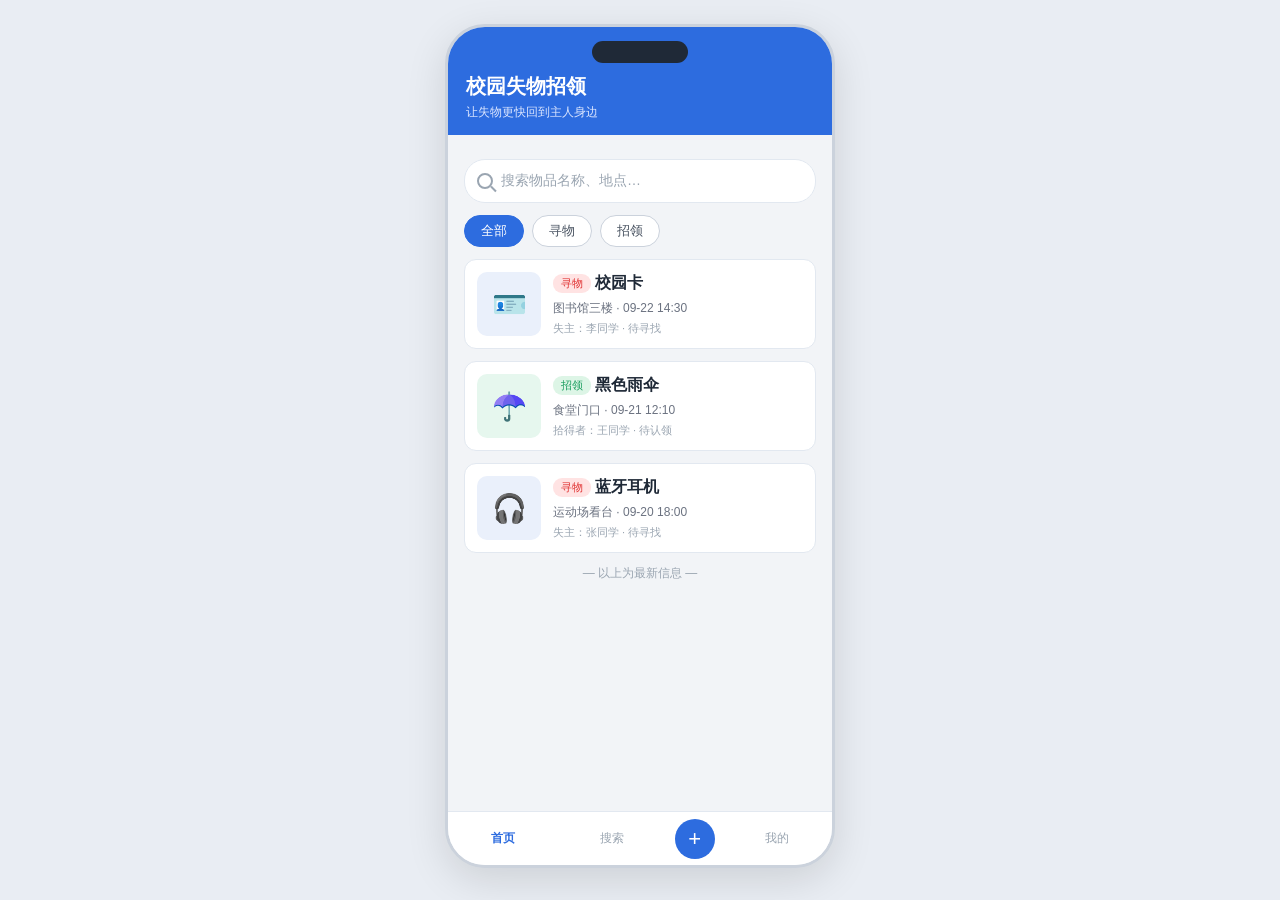
<file: prototype/prototype/home.html>
<!DOCTYPE html>
<html lang="zh-CN">
<head>
<meta charset="UTF-8">
<meta name="viewport" content="width=device-width, initial-scale=1.0">
<title>校园失物招领 · 首页</title>
<style>
  * { box-sizing: border-box; margin: 0; padding: 0; }
  body { font-family: "PingFang SC","Microsoft YaHei",sans-serif; background:#e9edf3; display:flex; justify-content:center; padding:24px; }
  .frame { width:390px; height:844px; background:#F2F4F7; border:3px solid #CBD2DC; border-radius:40px; position:relative; overflow:hidden; box-shadow:0 12px 40px rgba(0,0,0,.12); }
  .notch { position:absolute; top:14px; left:50%; transform:translateX(-50%); width:96px; height:22px; background:#1F2937; border-radius:11px; z-index:50; }
  .header { padding:46px 18px 14px; background:#2D6CDF; color:#fff; }
  .title { font-size:20px; font-weight:700; } .sub { font-size:12px; color:#DCE6FF; margin-top:4px; }
  .content { position:absolute; top:120px; left:0; right:0; bottom:54px; overflow-y:auto; padding:12px 16px; }
  .searchbar { display:flex; align-items:center; background:#fff; border:1px solid #E2E8F0; border-radius:21px; height:44px; padding:0 12px; gap:8px; }
  .icon-search { width:16px; height:16px; border:2px solid #9AA5B1; border-radius:50%; position:relative; flex:none; }
  .icon-search::after { content:""; position:absolute; width:7px; height:2px; background:#9AA5B1; transform:rotate(45deg); top:13px; left:11px; }
  .chips { display:flex; gap:8px; margin:12px 0; }
  .chip { padding:6px 16px; border-radius:16px; font-size:13px; background:#fff; border:1px solid #CBD2DC; color:#4B5563; }
  .chip.on { background:#2D6CDF; color:#fff; border-color:#2D6CDF; }
  .card { background:#fff; border:1px solid #E2E8F0; border-radius:12px; padding:12px; display:flex; gap:12px; margin-bottom:12px; align-items:center; text-decoration:none; }
  .thumb { width:64px; height:64px; border-radius:10px; flex:none; display:flex; align-items:center; justify-content:center; font-size:28px; background:#EAF0FB; }
  .thumb.green { background:#E6F7EE; }
  .tag { display:inline-block; font-size:11px; padding:2px 8px; border-radius:9px; vertical-align:middle; }
  .tag.lost { background:#FFE3E3; color:#E03131; } .tag.found { background:#DDF5E6; color:#1A9E5F; }
  .c-title { font-size:16px; font-weight:600; color:#1F2937; } .c-meta { font-size:12px; color:#6B7280; margin-top:6px; } .c-sub { font-size:11px; color:#9AA5B1; margin-top:4px; }
  .nav { position:absolute; bottom:0; left:0; right:0; height:54px; background:#fff; border-top:1px solid #E2E8F0; display:flex; align-items:center; }
  .nav a { flex:1; text-align:center; font-size:12px; color:#9AA5B1; text-decoration:none; }
  .nav a.on { color:#2D6CDF; font-weight:600; }
  .nav .plus { flex:none; width:40px; height:40px; background:#2D6CDF; color:#fff; border-radius:50%; display:flex; align-items:center; justify-content:center; font-size:22px; margin:0 8px; text-decoration:none; }
</style>
</head>
<body>
  <div class="frame">
    <div class="notch"></div>
    <div class="header">
      <div class="title">校园失物招领</div>
      <div class="sub">让失物更快回到主人身边</div>
    </div>
    <div class="content">
      <a class="searchbar" href="search.html" style="text-decoration:none;">
        <div class="icon-search"></div>
        <span style="color:#9AA5B1;font-size:14px;">搜索物品名称、地点…</span>
      </a>
      <div class="chips">
        <div class="chip on">全部</div><div class="chip">寻物</div><div class="chip">招领</div>
      </div>
      <a class="card" href="detail.html">
        <div class="thumb">🪪</div>
        <div style="flex:1;"><span class="tag lost">寻物</span> <span class="c-title">校园卡</span>
        <div class="c-meta">图书馆三楼 · 09-22 14:30</div><div class="c-sub">失主：李同学 · 待寻找</div></div>
      </a>
      <a class="card" href="detail.html">
        <div class="thumb green">☂️</div>
        <div style="flex:1;"><span class="tag found">招领</span> <span class="c-title">黑色雨伞</span>
        <div class="c-meta">食堂门口 · 09-21 12:10</div><div class="c-sub">拾得者：王同学 · 待认领</div></div>
      </a>
      <a class="card" href="detail.html">
        <div class="thumb">🎧</div>
        <div style="flex:1;"><span class="tag lost">寻物</span> <span class="c-title">蓝牙耳机</span>
        <div class="c-meta">运动场看台 · 09-20 18:00</div><div class="c-sub">失主：张同学 · 待寻找</div></div>
      </a>
      <div style="color:#9AA5B1;font-size:12px;text-align:center;margin-top:8px;">— 以上为最新信息 —</div>
    </div>
    <div class="nav">
      <a class="on" href="home.html">首页</a>
      <a href="search.html">搜索</a>
      <a class="plus" href="publish.html">+</a>
      <a href="mine.html">我的</a>
    </div>
  </div>
</body>
</html>
</file>
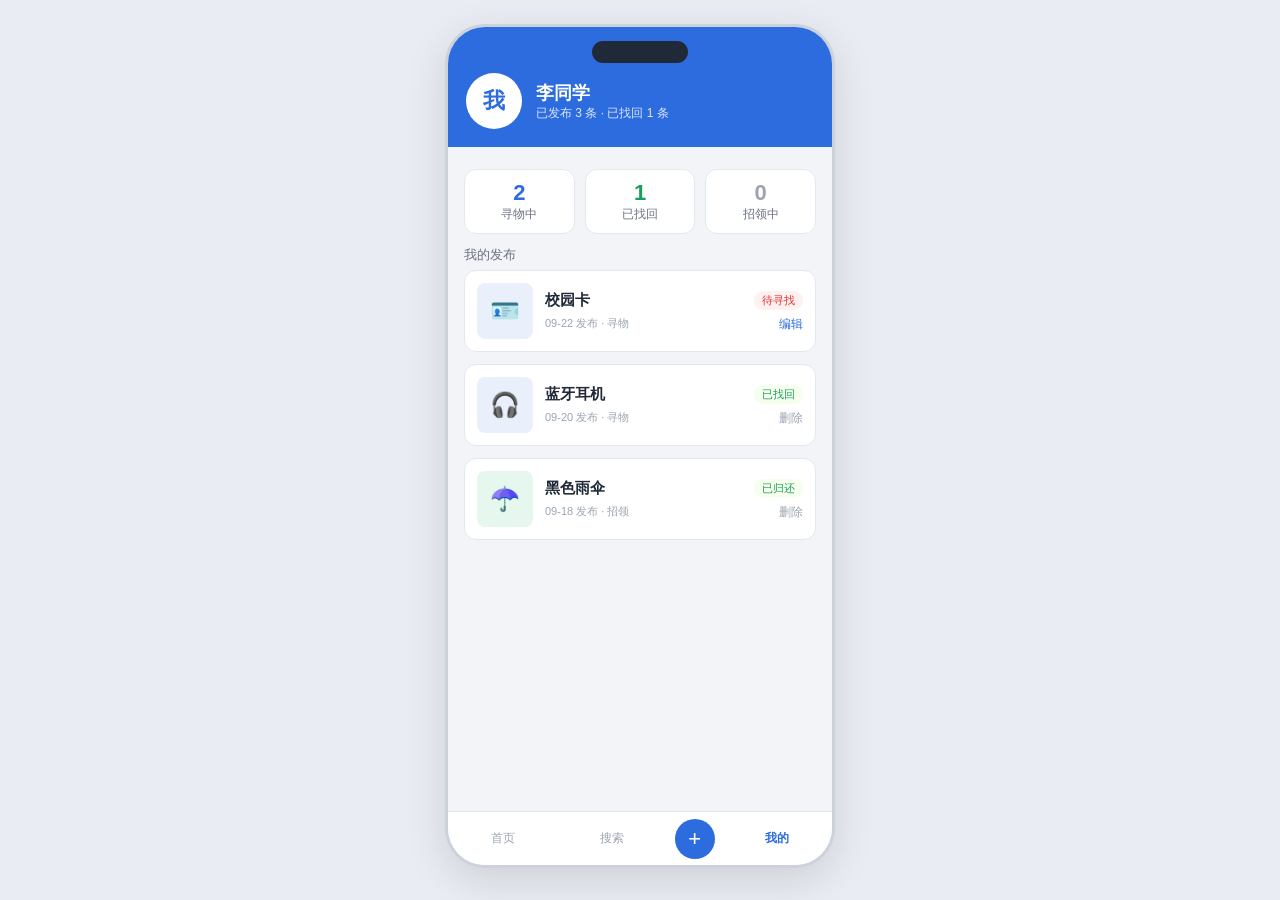
<file: prototype/prototype/mine.html>
<!DOCTYPE html>
<html lang="zh-CN">
<head>
<meta charset="UTF-8">
<meta name="viewport" content="width=device-width, initial-scale=1.0">
<title>校园失物招领 · 我的发布</title>
<style>
  * { box-sizing: border-box; margin: 0; padding: 0; }
  body { font-family: "PingFang SC","Microsoft YaHei",sans-serif; background:#e9edf3; display:flex; justify-content:center; padding:24px; }
  .frame { width:390px; height:844px; background:#F2F4F7; border:3px solid #CBD2DC; border-radius:40px; position:relative; overflow:hidden; box-shadow:0 12px 40px rgba(0,0,0,.12); }
  .notch { position:absolute; top:14px; left:50%; transform:translateX(-50%); width:96px; height:22px; background:#1F2937; border-radius:11px; z-index:50; }
  .profile { position:absolute; top:0; left:0; right:0; padding:46px 18px 18px; background:#2D6CDF; color:#fff; display:flex; gap:14px; align-items:center; }
  .avatar { width:56px; height:56px; border-radius:50%; background:#fff; color:#2D6CDF; display:flex; align-items:center; justify-content:center; font-size:22px; font-weight:700; }
  .content { position:absolute; top:130px; left:16px; right:16px; bottom:54px; overflow-y:auto; }
  .stats { display:flex; gap:10px; margin:12px 0; }
  .stat { flex:1; background:#fff; border:1px solid #E2E8F0; border-radius:12px; text-align:center; padding:10px; }
  .stat .n { font-size:22px; font-weight:700; color:#2D6CDF; } .stat .n.g { color:#1A9E5F; } .stat .n.gr { color:#9AA5B1; }
  .stat .l { font-size:12px; color:#6B7280; }
  .card { background:#fff; border:1px solid #E2E8F0; border-radius:12px; padding:12px; display:flex; gap:12px; margin-bottom:12px; align-items:center; }
  .thumb { width:56px; height:56px; border-radius:8px; flex:none; display:flex; align-items:center; justify-content:center; font-size:24px; background:#EAF0FB; }
  .thumb.green { background:#E6F7EE; }
  .c-title { font-size:15px; font-weight:600; color:#1F2937; } .c-sub { font-size:11px; color:#9AA5B1; margin-top:6px; }
  .tag { display:inline-block; font-size:11px; padding:2px 8px; border-radius:9px; }
  .tag.lost { background:#FFF1F0; color:#E03131; } .tag.found { background:#F6FFED; color:#1A9E5F; }
  .op { font-size:12px; margin-top:6px; }
  .nav { position:absolute; bottom:0; left:0; right:0; height:54px; background:#fff; border-top:1px solid #E2E8F0; display:flex; align-items:center; }
  .nav a { flex:1; text-align:center; font-size:12px; color:#9AA5B1; text-decoration:none; }
  .nav a.on { color:#2D6CDF; font-weight:600; }
  .nav .plus { flex:none; width:40px; height:40px; background:#2D6CDF; color:#fff; border-radius:50%; display:flex; align-items:center; justify-content:center; font-size:22px; margin:0 8px; text-decoration:none; }
</style>
</head>
<body>
  <div class="frame">
    <div class="notch"></div>
    <div class="profile">
      <div class="avatar">我</div>
      <div><div style="font-size:18px;font-weight:700;">李同学</div>
      <div style="font-size:12px;color:#DCE6FF;">已发布 3 条 · 已找回 1 条</div></div>
    </div>
    <div class="content">
      <div class="stats">
        <div class="stat"><div class="n">2</div><div class="l">寻物中</div></div>
        <div class="stat"><div class="n g">1</div><div class="l">已找回</div></div>
        <div class="stat"><div class="n gr">0</div><div class="l">招领中</div></div>
      </div>
      <div style="font-size:13px;color:#6B7280;margin:12px 0 6px;">我的发布</div>
      <div class="card">
        <div class="thumb">🪪</div>
        <div style="flex:1;"><span class="c-title">校园卡</span><div class="c-sub">09-22 发布 · 寻物</div></div>
        <div style="text-align:right;"><span class="tag lost">待寻找</span><div class="op" style="color:#2D6CDF;">编辑</div></div>
      </div>
      <div class="card">
        <div class="thumb">🎧</div>
        <div style="flex:1;"><span class="c-title">蓝牙耳机</span><div class="c-sub">09-20 发布 · 寻物</div></div>
        <div style="text-align:right;"><span class="tag found">已找回</span><div class="op" style="color:#9AA5B1;">删除</div></div>
      </div>
      <div class="card">
        <div class="thumb green">☂️</div>
        <div style="flex:1;"><span class="c-title">黑色雨伞</span><div class="c-sub">09-18 发布 · 招领</div></div>
        <div style="text-align:right;"><span class="tag found">已归还</span><div class="op" style="color:#9AA5B1;">删除</div></div>
      </div>
    </div>
    <div class="nav">
      <a href="home.html">首页</a>
      <a href="search.html">搜索</a>
      <a class="plus" href="publish.html">+</a>
      <a class="on" href="mine.html">我的</a>
    </div>
  </div>
</body>
</html>
</file>
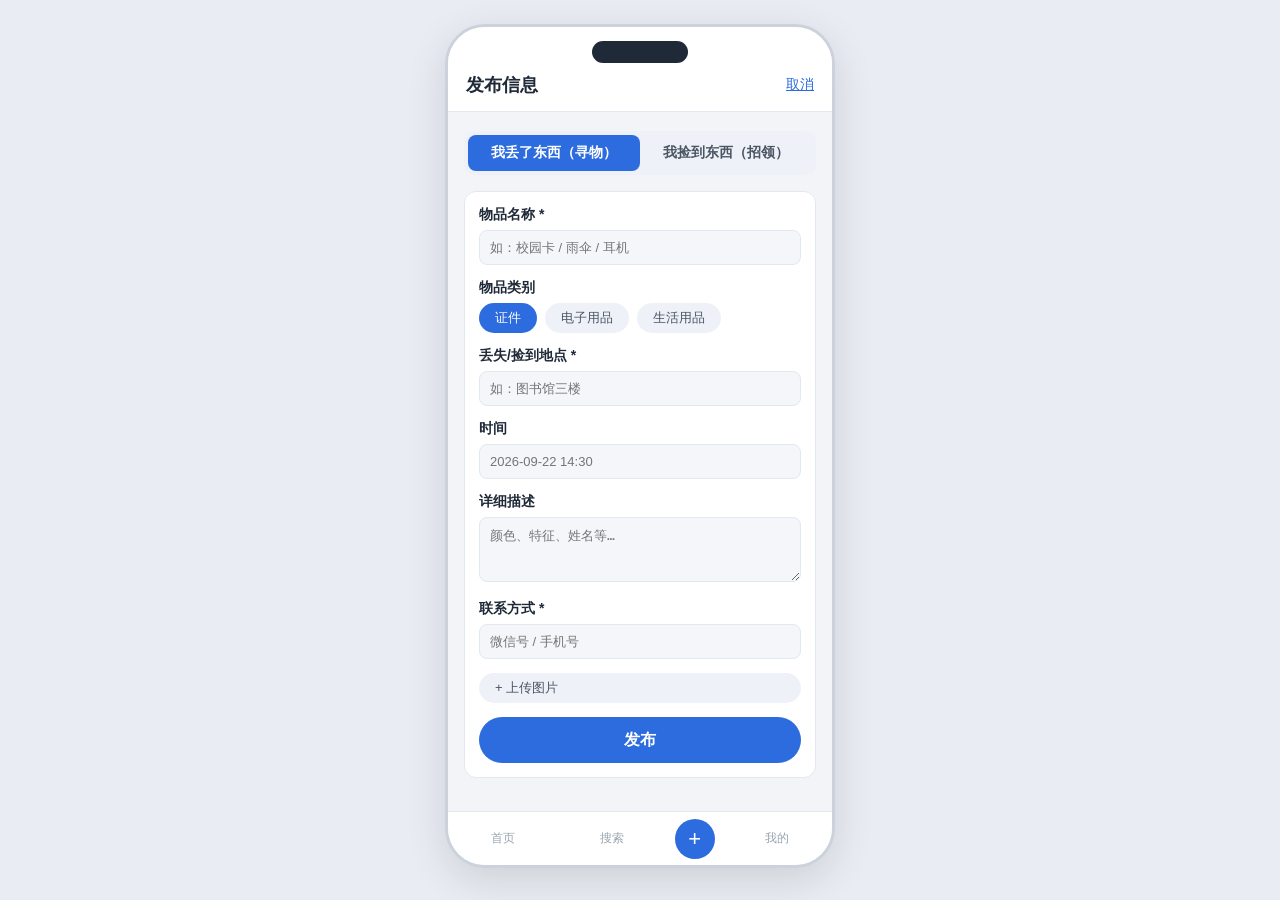
<file: prototype/prototype/publish.html>
<!DOCTYPE html>
<html lang="zh-CN">
<head>
<meta charset="UTF-8">
<meta name="viewport" content="width=device-width, initial-scale=1.0">
<title>校园失物招领 · 发布信息</title>
<style>
  * { box-sizing: border-box; margin: 0; padding: 0; }
  body { font-family: "PingFang SC","Microsoft YaHei",sans-serif; background:#e9edf3; display:flex; justify-content:center; padding:24px; }
  .frame { width:390px; height:844px; background:#F2F4F7; border:3px solid #CBD2DC; border-radius:40px; position:relative; overflow:hidden; box-shadow:0 12px 40px rgba(0,0,0,.12); }
  .notch { position:absolute; top:14px; left:50%; transform:translateX(-50%); width:96px; height:22px; background:#1F2937; border-radius:11px; z-index:50; }
  .header { position:absolute; top:0; left:0; right:0; padding:46px 18px 14px; background:#fff; border-bottom:1px solid #E2E8F0; display:flex; justify-content:space-between; align-items:center; }
  .title { font-size:18px; font-weight:700; color:#1F2937; } .cancel { color:#2D6CDF; font-size:14px; }
  .toggle { position:absolute; top:104px; left:16px; right:16px; display:flex; background:#EEF2F8; border-radius:10px; padding:4px; }
  .toggle div { flex:1; text-align:center; padding:9px; font-size:14px; font-weight:600; color:#4B5563; border-radius:8px; }
  .toggle div.on { background:#2D6CDF; color:#fff; }
  .content { position:absolute; top:164px; left:16px; right:16px; bottom:54px; overflow-y:auto; }
  .form { background:#fff; border:1px solid #E2E8F0; border-radius:12px; padding:14px; }
  .field { margin-bottom:14px; } .field label { font-size:14px; font-weight:600; color:#1F2937; display:block; margin-bottom:6px; }
  .field input, .field textarea { width:100%; border:1px solid #E2E8F0; background:#F4F6F9; border-radius:8px; padding:9px 10px; font-size:13px; outline:none; }
  .chips { display:flex; gap:8px; flex-wrap:wrap; } .chip { padding:6px 16px; border-radius:16px; font-size:13px; background:#EEF2F8; color:#4B5563; } .chip.on { background:#2D6CDF; color:#fff; }
  .pub-btn { margin-top:14px; background:#2D6CDF; color:#fff; border:none; border-radius:23px; height:46px; width:100%; font-size:16px; font-weight:600; }
  .nav { position:absolute; bottom:0; left:0; right:0; height:54px; background:#fff; border-top:1px solid #E2E8F0; display:flex; align-items:center; }
  .nav a { flex:1; text-align:center; font-size:12px; color:#9AA5B1; text-decoration:none; }
  .nav a.on { color:#2D6CDF; font-weight:600; }
  .nav .plus { flex:none; width:40px; height:40px; background:#2D6CDF; color:#fff; border-radius:50%; display:flex; align-items:center; justify-content:center; font-size:22px; margin:0 8px; text-decoration:none; }
</style>
</head>
<body>
  <div class="frame">
    <div class="notch"></div>
    <div class="header">
      <div class="title">发布信息</div><a class="cancel" href="home.html">取消</a>
    </div>
    <div class="toggle">
      <div class="on">我丢了东西（寻物）</div><div>我捡到东西（招领）</div>
    </div>
    <div class="content">
      <div class="form">
        <div class="field"><label>物品名称 *</label><input placeholder="如：校园卡 / 雨伞 / 耳机"></div>
        <div class="field"><label>物品类别</label>
          <div class="chips"><div class="chip on">证件</div><div class="chip">电子用品</div><div class="chip">生活用品</div></div></div>
        <div class="field"><label>丢失/捡到地点 *</label><input placeholder="如：图书馆三楼"></div>
        <div class="field"><label>时间</label><input placeholder="2026-09-22 14:30"></div>
        <div class="field"><label>详细描述</label><textarea rows="3" placeholder="颜色、特征、姓名等…"></textarea></div>
        <div class="field"><label>联系方式 *</label><input placeholder="微信号 / 手机号"></div>
        <div class="chip">+ 上传图片</div>
        <button class="pub-btn">发布</button>
      </div>
    </div>
    <div class="nav">
      <a href="home.html">首页</a>
      <a href="search.html">搜索</a>
      <a class="plus" href="publish.html">+</a>
      <a href="mine.html">我的</a>
    </div>
  </div>
</body>
</html>
</file>
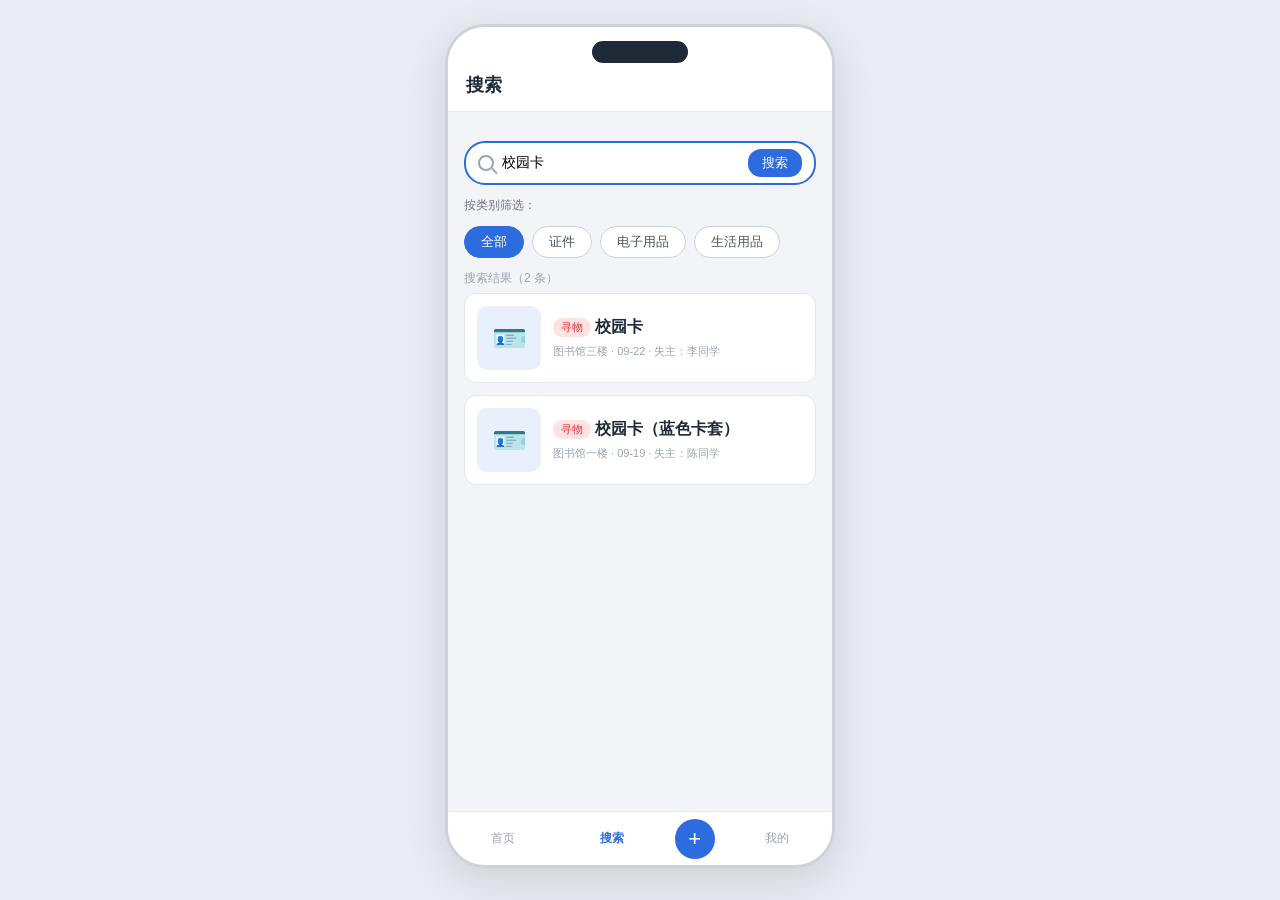
<file: prototype/prototype/search.html>
<!DOCTYPE html>
<html lang="zh-CN">
<head>
<meta charset="UTF-8">
<meta name="viewport" content="width=device-width, initial-scale=1.0">
<title>校园失物招领 · 搜索</title>
<style>
  * { box-sizing: border-box; margin: 0; padding: 0; }
  body { font-family: "PingFang SC","Microsoft YaHei",sans-serif; background:#e9edf3; display:flex; justify-content:center; padding:24px; }
  .frame { width:390px; height:844px; background:#F2F4F7; border:3px solid #CBD2DC; border-radius:40px; position:relative; overflow:hidden; box-shadow:0 12px 40px rgba(0,0,0,.12); }
  .notch { position:absolute; top:14px; left:50%; transform:translateX(-50%); width:96px; height:22px; background:#1F2937; border-radius:11px; z-index:50; }
  .header { position:absolute; top:0; left:0; right:0; padding:46px 18px 14px; background:#fff; border-bottom:1px solid #E2E8F0; }
  .title { font-size:18px; font-weight:700; color:#1F2937; }
  .content { position:absolute; top:114px; left:16px; right:16px; bottom:54px; overflow-y:auto; }
  .searchbar { display:flex; align-items:center; background:#fff; border:2px solid #2D6CDF; border-radius:21px; height:44px; padding:0 12px; gap:8px; }
  .icon-search { width:16px; height:16px; border:2px solid #9AA5B1; border-radius:50%; position:relative; flex:none; }
  .icon-search::after { content:""; position:absolute; width:7px; height:2px; background:#9AA5B1; transform:rotate(45deg); top:13px; left:11px; }
  .searchbar input { border:none; outline:none; flex:1; font-size:14px; }
  .btn-search { background:#2D6CDF; color:#fff; border:none; border-radius:13px; height:28px; padding:0 14px; font-size:13px; }
  .chips { display:flex; gap:8px; flex-wrap:wrap; margin:12px 0; }
  .chip { padding:6px 16px; border-radius:16px; font-size:13px; background:#fff; border:1px solid #CBD2DC; color:#4B5563; }
  .chip.on { background:#2D6CDF; color:#fff; border-color:#2D6CDF; }
  .label { font-size:12px; color:#9AA5B1; margin:12px 0 6px; }
  .card { background:#fff; border:1px solid #E2E8F0; border-radius:12px; padding:12px; display:flex; gap:12px; margin-bottom:12px; align-items:center; text-decoration:none; }
  .thumb { width:64px; height:64px; border-radius:10px; flex:none; display:flex; align-items:center; justify-content:center; font-size:28px; background:#EAF0FB; }
  .tag { display:inline-block; font-size:11px; padding:2px 8px; border-radius:9px; vertical-align:middle; }
  .tag.lost { background:#FFE3E3; color:#E03131; }
  .c-title { font-size:16px; font-weight:600; color:#1F2937; } .c-sub { font-size:11px; color:#9AA5B1; margin-top:6px; }
  .nav { position:absolute; bottom:0; left:0; right:0; height:54px; background:#fff; border-top:1px solid #E2E8F0; display:flex; align-items:center; }
  .nav a { flex:1; text-align:center; font-size:12px; color:#9AA5B1; text-decoration:none; }
  .nav a.on { color:#2D6CDF; font-weight:600; }
  .nav .plus { flex:none; width:40px; height:40px; background:#2D6CDF; color:#fff; border-radius:50%; display:flex; align-items:center; justify-content:center; font-size:22px; margin:0 8px; text-decoration:none; }
</style>
</head>
<body>
  <div class="frame">
    <div class="notch"></div>
    <div class="header"><div class="title">搜索</div></div>
    <div class="content">
      <div class="searchbar">
        <div class="icon-search"></div>
        <input value="校园卡"><button class="btn-search">搜索</button>
      </div>
      <div style="font-size:12px;color:#6B7280;margin:12px 0 6px;">按类别筛选：</div>
      <div class="chips"><div class="chip on">全部</div><div class="chip">证件</div><div class="chip">电子用品</div><div class="chip">生活用品</div></div>
      <div style="font-size:12px;color:#9AA5B1;margin:12px 0 6px;">搜索结果（2 条）</div>
      <a class="card" href="detail.html">
        <div class="thumb">🪪</div>
        <div style="flex:1;"><span class="tag lost">寻物</span> <span class="c-title">校园卡</span>
        <div class="c-sub">图书馆三楼 · 09-22 · 失主：李同学</div></div>
      </a>
      <a class="card" href="detail.html">
        <div class="thumb">🪪</div>
        <div style="flex:1;"><span class="tag lost">寻物</span> <span class="c-title">校园卡（蓝色卡套）</span>
        <div class="c-sub">图书馆一楼 · 09-19 · 失主：陈同学</div></div>
      </a>
    </div>
    <div class="nav">
      <a href="home.html">首页</a>
      <a class="on" href="search.html">搜索</a>
      <a class="plus" href="publish.html">+</a>
      <a href="mine.html">我的</a>
    </div>
  </div>
</body>
</html>
</file>
<file: css/style.css>
/* =========================================================
   校园失物招领 · 视觉样式
   主题：清爽蓝白 + 柔和渐变，移动端优先
   ========================================================= */

/* ---------- 设计变量 ---------- */
:root {
  --brand-50: #eef4ff;
  --brand-100: #dde8ff;
  --brand-200: #bed1fb;
  --brand-300: #93b2f6;
  --brand: #2d6cdf;
  --brand-600: #1f56c2;
  --brand-700: #173f99;
  --indigo: #5b53e8;

  --ink: #1b2430;
  --ink-soft: #3a4759;
  --muted: #6b7c93;
  --line: #e5ebf4;
  --line-strong: #d3ddec;
  --surface: #f4f7fc;
  --card: #ffffff;

  --rose-bg: #ffebed;
  --rose-fg: #c02a3a;
  --mint-bg: #e2f7ee;
  --mint-fg: #137a4e;
  --slate-bg: #eef2f9;
  --slate-fg: #556780;

  --r-sm: 10px;
  --r-md: 14px;
  --r-lg: 18px;
  --r-xl: 22px;
  --r-2xl: 28px;

  --shadow-sm: 0 1px 2px rgba(20, 45, 90, .05), 0 4px 12px rgba(20, 45, 90, .05);
  --shadow-md: 0 10px 26px rgba(20, 45, 90, .09);
  --shadow-lg: 0 22px 60px rgba(23, 63, 153, .16);
  --ring: 0 0 0 4px rgba(45, 108, 223, .18);

  --ease: cubic-bezier(.22, .61, .36, 1);
}

* { box-sizing: border-box; }

html { -webkit-text-size-adjust: 100%; }

body {
  margin: 0;
  padding: 40px 16px;
  min-height: 100dvh;
  color: var(--ink);
  font-family: "PingFang SC", "HarmonyOS Sans SC", "Microsoft YaHei", "Segoe UI", system-ui, -apple-system, sans-serif;
  font-size: 14px;
  line-height: 1.6;
  -webkit-font-smoothing: antialiased;
  background:
    radial-gradient(1100px 620px at 8% -10%, #dbe7ff 0%, rgba(219, 231, 255, 0) 60%),
    radial-gradient(900px 620px at 100% 0%, #e5e0ff 0%, rgba(229, 224, 255, 0) 55%),
    radial-gradient(760px 520px at 50% 120%, #d9f2ec 0%, rgba(217, 242, 236, 0) 60%),
    linear-gradient(180deg, #eef2f9 0%, #e9eef7 100%);
  background-attachment: fixed;
}

button { font: inherit; cursor: pointer; }

button:focus-visible,
a:focus-visible,
input:focus-visible,
select:focus-visible,
textarea:focus-visible {
  outline: 3px solid var(--brand-700);
  outline-offset: 2px;
}

[hidden] { display: none !important; }

::selection { background: var(--brand-200); color: var(--brand-700); }

/* 细腻滚动条 */
* { scrollbar-width: thin; scrollbar-color: #c3d0e4 transparent; }
*::-webkit-scrollbar { width: 9px; height: 9px; }
*::-webkit-scrollbar-thumb { background: #c8d4e6; border: 2px solid transparent; background-clip: padding-box; border-radius: 99px; }
*::-webkit-scrollbar-thumb:hover { background: #a9bbd6; background-clip: padding-box; }

/* ---------- 应用外壳 ---------- */
.app-shell {
  position: relative;
  max-width: 520px;
  margin: 0 auto;
  background: var(--surface);
  border: 1px solid #dbe3f0;
  border-radius: var(--r-2xl);
  box-shadow: var(--shadow-lg), 0 2px 0 #ffffff inset;
  overflow: hidden;
  display: flex;
  flex-direction: column;
}

/* ---------- 顶部头部 ---------- */
.header {
  position: relative;
  overflow: hidden;
  padding: 26px 24px 34px;
  color: #fff;
  background:
    radial-gradient(420px 220px at 88% 6%, rgba(255, 255, 255, .22) 0%, rgba(255, 255, 255, 0) 62%),
    linear-gradient(135deg, #2f74e6 0%, #3b5fe4 48%, #6152e6 100%);
}

/* 装饰光圈与光带 */
.header::before,
.header::after {
  content: "";
  position: absolute;
  border-radius: 50%;
  pointer-events: none;
}
.header::before {
  width: 210px; height: 210px;
  right: -70px; top: -90px;
  border: 22px solid rgba(255, 255, 255, .13);
}
.header::after {
  width: 130px; height: 130px;
  left: -46px; bottom: -74px;
  background: radial-gradient(circle at 35% 35%, rgba(255, 255, 255, .26), rgba(255, 255, 255, .05) 70%);
}

.brand {
  position: relative;
  display: inline-flex;
  align-items: center;
  gap: 9px;
  padding: 5px 14px 5px 5px;
  font-size: 13px;
  font-weight: 600;
  letter-spacing: .3px;
  border-radius: 999px;
  background: rgba(255, 255, 255, .16);
  border: 1px solid rgba(255, 255, 255, .3);
  backdrop-filter: blur(6px);
}

.brand-icon {
  display: grid;
  place-items: center;
  width: 28px;
  height: 28px;
  border-radius: 9px;
  background: #fff;
  color: var(--brand);
  font-size: 14px;
  font-weight: 700;
  box-shadow: 0 6px 16px rgba(9, 30, 66, .28);
}

h1 {
  position: relative;
  margin: 22px 0 10px;
  font-size: 30px;
  line-height: 1.34;
  font-weight: 700;
  letter-spacing: 1.4px;
  text-shadow: 0 2px 14px rgba(12, 32, 78, .22);
}

.header p {
  position: relative;
  margin: 0;
  color: rgba(255, 255, 255, .86);
  font-size: 12px;
  letter-spacing: 2px;
}

/* ---------- 主体 ---------- */
main {
  padding: 22px 18px 14px;
  min-height: 380px;
  flex: 1;
  animation: pageIn .4s var(--ease) both;
}

@keyframes pageIn {
  from { opacity: 0; transform: translateY(8px); }
  to { opacity: 1; transform: none; }
}

h2 { font-size: 18px; margin: 0; letter-spacing: .2px; }
h3, h4 { letter-spacing: .2px; }

/* ---------- 搜索入口 ---------- */
.search-entry {
  width: 100%;
  display: flex;
  align-items: center;
  gap: 10px;
  padding: 11px 12px;
  border: 1px solid var(--line);
  border-radius: 16px;
  background: #fff;
  color: var(--muted);
  font-size: 13px;
  text-align: left;
  box-shadow: var(--shadow-sm);
  transition: border-color .2s var(--ease), box-shadow .2s var(--ease), transform .2s var(--ease);
}
.search-entry:hover {
  border-color: var(--brand-200);
  box-shadow: var(--shadow-md);
  transform: translateY(-1px);
}
.search-entry > span:first-child {
  display: grid;
  place-items: center;
  width: 30px;
  height: 30px;
  flex: 0 0 30px;
  border-radius: 10px;
  background: var(--brand-50);
  color: var(--brand);
  font-size: 20px;
  line-height: 1;
}
.search-label {
  margin-left: auto;
  padding: 6px 13px;
  border-radius: 999px;
  background: linear-gradient(135deg, #2f74e6, #5b53e8);
  color: #fff;
  font-size: 12px;
  font-weight: 600;
  box-shadow: 0 6px 14px rgba(45, 108, 223, .3);
}

/* ---------- 区块标题与筛选 ---------- */
.section-heading {
  display: flex;
  align-items: center;
  justify-content: space-between;
  gap: 10px;
  margin: 26px 0 15px;
}

#result-count, #search-count {
  font-size: 12px;
  color: var(--muted);
  background: #fff;
  border: 1px solid var(--line);
  padding: 3px 10px;
  border-radius: 999px;
}

.filters { display: flex; gap: 8px; margin-bottom: 16px; }

.filter {
  padding: 7px 18px;
  border: 1px solid var(--line);
  border-radius: 999px;
  background: #fff;
  color: var(--muted);
  font-size: 13px;
  transition: all .2s var(--ease);
}
.filter:hover { border-color: var(--brand-200); color: var(--brand-600); }
.filter.active {
  border-color: transparent;
  background: linear-gradient(135deg, #2f74e6, #5b53e8);
  color: #fff;
  font-weight: 600;
  box-shadow: 0 8px 18px rgba(45, 108, 223, .3);
}

/* ---------- 信息卡片 ---------- */
.item-list { display: block; }

.item-card {
  position: relative;
  display: flex;
  align-items: center;
  gap: 12px;
  margin-bottom: 12px;
  padding: 16px;
  background: var(--card);
  border: 1px solid var(--line);
  border-radius: var(--r-lg);
  box-shadow: var(--shadow-sm);
  animation: cardIn .42s var(--ease) both;
  transition: border-color .22s var(--ease), box-shadow .22s var(--ease), transform .22s var(--ease);
}

.item-card:nth-child(2) { animation-delay: .04s; }
.item-card:nth-child(3) { animation-delay: .08s; }
.item-card:nth-child(4) { animation-delay: .12s; }
.item-card:nth-child(5) { animation-delay: .16s; }
.item-card:nth-child(n+6) { animation-delay: .2s; }

@keyframes cardIn {
  from { opacity: 0; transform: translateY(10px) scale(.99); }
  to { opacity: 1; transform: none; }
}

a.item-card { color: inherit; text-decoration: none; }
a.item-card:hover {
  border-color: var(--brand-200);
  box-shadow: var(--shadow-md);
  transform: translateY(-2px);
}

.item-info { flex: 1; min-width: 0; }

.item-title {
  margin: 9px 0 6px;
  font-size: 16px;
  font-weight: 600;
  color: var(--ink);
  overflow-wrap: anywhere;
}

.item-meta, .item-owner {
  margin: 0;
  font-size: 12px;
  line-height: 1.75;
  color: var(--muted);
  overflow-wrap: anywhere;
}
.item-owner { margin-top: 3px; font-size: 11px; color: #8595a9; }

/* 徽标 */
.badges { display: flex; flex-wrap: wrap; gap: 6px; }

.badge {
  padding: 3px 10px;
  border-radius: 999px;
  font-size: 11px;
  font-weight: 600;
  letter-spacing: .2px;
  line-height: 1.7;
}
.badge.lost { background: var(--rose-bg); color: var(--rose-fg); }
.badge.found { background: var(--mint-bg); color: var(--mint-fg); }
.badge.done { background: var(--mint-bg); color: var(--mint-fg); }
.badge.status { background: var(--slate-bg); color: var(--slate-fg); }

/* 缩略图 */
.item-thumb {
  display: grid;
  place-items: center;
  width: 64px;
  height: 64px;
  flex: 0 0 64px;
  border-radius: 15px;
  background: linear-gradient(145deg, #eef4ff, #dfe9fb);
  font-size: 30px;
  box-shadow: 0 4px 12px rgba(20, 45, 90, .06) inset;
}
.item-thumb.found { background: linear-gradient(145deg, #e9f9f1, #d7f2e6); }
.item-thumb.has-photo { overflow: hidden; padding: 0; }
.item-thumb img { width: 100%; height: 100%; object-fit: cover; display: block; }

/* ---------- 空状态与提示 ---------- */
.empty-state {
  padding: 44px 18px;
  border: 1px dashed var(--line-strong);
  border-radius: var(--r-lg);
  background: linear-gradient(180deg, #ffffff, #fbfdff);
  text-align: center;
  color: var(--muted);
  font-size: 13px;
  line-height: 1.8;
}

.demo-note {
  margin: 22px 0 12px;
  color: var(--muted);
  text-align: center;
  font-size: 11px;
  line-height: 1.8;
}

.field-hint { margin: 6px 0 0; color: var(--muted); font-size: 11px; line-height: 1.8; }
.field-error { margin: 6px 0 0; color: var(--rose-fg); font-size: 11px; line-height: 1.8; }

/* ---------- 通用通知条 ---------- */
.notice {
  padding: 12px 14px;
  border-radius: 12px;
  font-size: 12px;
  line-height: 1.75;
  overflow-wrap: anywhere;
}
.error-notice {
  background: #fff4f4;
  color: #a52131;
  border: 1px solid #f7d2d7;
  border-left: 4px solid #dc5a68;
}
.success-notice {
  background: #edfaf3;
  color: #12684a;
  border: 1px solid #c4e9d8;
  border-left: 4px solid #2fa877;
}

/* ---------- 表单 ---------- */
.form-intro { margin: 12px 0 18px; color: var(--muted); font-size: 12px; line-height: 1.8; }

.publish-form,
.search-form {
  padding: 18px;
  background: #fff;
  border: 1px solid var(--line);
  border-radius: var(--r-lg);
  box-shadow: var(--shadow-sm);
}

.type-field { margin: 0 0 20px; padding: 0; border: 0; }
.type-field legend,
.field > label {
  display: block;
  margin-bottom: 9px;
  font-size: 13px;
  font-weight: 600;
  color: var(--ink-soft);
}
.type-field label {
  display: inline-flex;
  align-items: center;
  gap: 6px;
  margin-right: 18px;
  padding: 6px 0;
  font-size: 13px;
}
.type-field input,
.checkbox-label input { accent-color: var(--brand); }

.field { margin-bottom: 20px; }

.field input,
.field select,
.field textarea {
  display: block;
  width: 100%;
  min-width: 0;
  max-width: 100%;
  padding: 11px 12px;
  border: 1px solid var(--line-strong);
  border-radius: 12px;
  background: #f8fafd;
  color: var(--ink);
  font: inherit;
  font-size: 13px;
  transition: border-color .18s var(--ease), box-shadow .18s var(--ease), background .18s var(--ease);
}
.field input::placeholder,
.field textarea::placeholder { color: #a5b2c4; }

.field input:hover,
.field select:hover,
.field textarea:hover { border-color: var(--brand-200); }

.field input:focus,
.field select:focus,
.field textarea:focus {
  outline: none;
  background: #fff;
  border-color: var(--brand);
  box-shadow: var(--ring);
}
.field textarea { resize: vertical; }

.field [aria-invalid="true"] { border-color: var(--rose-fg); background: #fffafa; }
.field [aria-invalid="true"]:focus { box-shadow: 0 0 0 4px rgba(192, 42, 58, .16); }

/* ---------- 按钮 ---------- */
.primary-button {
  margin-top: 18px;
  padding: 12px 22px;
  border: 0;
  border-radius: 12px;
  background: linear-gradient(135deg, #2f74e6, #5b53e8);
  color: #fff;
  font-size: 14px;
  font-weight: 600;
  letter-spacing: .3px;
  box-shadow: 0 10px 22px rgba(45, 108, 223, .3);
  transition: transform .18s var(--ease), box-shadow .18s var(--ease), filter .18s var(--ease);
}
.primary-button:hover { transform: translateY(-1px); box-shadow: 0 14px 28px rgba(45, 108, 223, .36); filter: saturate(1.06); }
.primary-button:active { transform: translateY(0); box-shadow: 0 6px 14px rgba(45, 108, 223, .28); }

.secondary-button {
  padding: 9px 14px;
  border: 1px solid #cfdcf6;
  border-radius: 10px;
  background: linear-gradient(180deg, #ffffff, #eef3ff);
  color: var(--brand-600);
  font-size: 12px;
  font-weight: 600;
  transition: all .18s var(--ease);
}
.secondary-button:hover { border-color: var(--brand-300); background: #e7efff; transform: translateY(-1px); }

.danger-button { color: #b42318; border-color: #f2c6c2; background: linear-gradient(180deg, #fff, #fff2f1); }
.danger-button:hover { border-color: #e79b93; background: #ffe9e7; }

.submit-button { width: 100%; margin-top: 0; }
button:disabled { cursor: not-allowed; opacity: .55; transform: none !important; box-shadow: none !important; }

.text-button, .back-button {
  padding: 8px 0;
  border: 0;
  background: transparent;
  color: var(--brand);
  font-size: 12px;
  font-weight: 600;
  transition: color .18s var(--ease);
}
.text-button:hover, .back-button:hover { color: var(--brand-700); text-decoration: underline; }
.back-button { margin-bottom: 14px; }

a.item-card:hover { border-color: var(--brand-200); }

/* ---------- 搜索页 ---------- */
.search-input-row { display: flex; gap: 8px; }
.search-input-row input { flex: 1; min-width: 0; }
.search-input-row .primary-button { flex: none; margin: 0; padding: 10px 16px; font-size: 13px; box-shadow: 0 8px 18px rgba(45, 108, 223, .24); }

.search-options { display: grid; grid-template-columns: 1fr 1fr; gap: 12px; }

.search-footer { display: flex; align-items: center; justify-content: space-between; gap: 8px; margin-top: 4px; }
.checkbox-label { display: flex; align-items: center; gap: 6px; color: var(--muted); font-size: 12px; }

.results-heading { margin: 0; font-size: 16px; }

/* ---------- 详情页 ---------- */
.detail-panel {
  margin-top: 18px;
  padding: 18px;
  background: #fff;
  border: 1px solid var(--line);
  border-radius: var(--r-lg);
  box-shadow: var(--shadow-sm);
}

.detail-image {
  display: grid;
  place-items: center;
  height: 158px;
  margin-bottom: 18px;
  border-radius: 16px;
  background: linear-gradient(145deg, #eef4ff, #dfe9fb);
  font-size: 60px;
}
.detail-image.has-photo { height: auto; padding: 0; overflow: hidden; }
.detail-image img { display: block; width: 100%; max-height: 380px; object-fit: contain; background: #f4f7fb; }

.detail-item-title { margin: 14px 0; font-size: 22px; font-weight: 700; overflow-wrap: anywhere; }

.detail-info { margin: 0; }
.detail-row {
  display: flex;
  align-items: baseline;
  justify-content: space-between;
  gap: 12px;
  padding: 12px 0;
  border-bottom: 1px solid var(--line);
  font-size: 12px;
}
.detail-row:last-child { border-bottom: 0; }
.detail-row dt { flex: 0 0 100px; color: var(--muted); }
.detail-row dd { margin: 0; min-width: 0; text-align: right; color: var(--ink-soft); overflow-wrap: anywhere; }

.detail-subtitle { margin: 20px 0 8px; font-size: 13px; font-weight: 600; color: var(--ink-soft); }
.detail-description, .contact-text {
  margin-bottom: 24px;
  font-size: 13px;
  line-height: 1.9;
  color: var(--ink-soft);
  overflow-wrap: anywhere;
  white-space: pre-wrap;
}

.contact-box {
  margin-top: 12px;
  padding: 4px 14px 14px;
  border: 1px solid var(--line);
  border-radius: 14px;
  background: linear-gradient(180deg, #f8fafd, #f2f5fb);
}
.contact-box .detail-subtitle { margin-top: 14px; }
.contact-value {
  display: block;
  width: 100%;
  margin: 10px 0;
  padding: 10px 12px;
  border: 1px solid var(--line-strong);
  border-radius: 10px;
  background: #fff;
  color: var(--ink);
  font: inherit;
  font-size: 13px;
  resize: vertical;
}
.contact-value:focus { outline: none; border-color: var(--brand); box-shadow: var(--ring); }

/* ---------- 我的发布 ---------- */
.mine-stats { display: grid; grid-template-columns: repeat(3, 1fr); gap: 10px; margin: 20px 0; }

.mine-stat {
  display: flex;
  flex-direction: column;
  align-items: center;
  gap: 6px;
  padding: 17px 8px;
  border: 1px solid var(--line);
  border-radius: var(--r-md);
  background: #fff;
  box-shadow: var(--shadow-sm);
}
.mine-stat strong {
  font-size: 24px;
  font-weight: 700;
  background: linear-gradient(135deg, #2f74e6, #5b53e8);
  -webkit-background-clip: text;
  background-clip: text;
  color: transparent;
}
.mine-stat span { color: var(--muted); font-size: 11px; }

.mine-entry {
  margin-bottom: 14px;
  border: 1px solid var(--line);
  border-radius: var(--r-lg);
  background: #fff;
  box-shadow: var(--shadow-sm);
  overflow: hidden;
}
.mine-entry .item-card {
  margin: 0;
  border: 0;
  border-radius: 0;
  box-shadow: none;
  animation: none;
}
.mine-entry .item-card:hover { transform: none; box-shadow: none; background: #fbfdff; }

.mine-actions {
  display: flex;
  flex-wrap: wrap;
  justify-content: flex-end;
  gap: 8px;
  padding: 11px 16px;
  border-top: 1px solid var(--line);
  background: linear-gradient(180deg, #fbfcfe, #f6f9fd);
}

/* ---------- 上传预览 ---------- */
.upload-preview {
  margin: 12px 0;
  border: 1px solid var(--line);
  border-radius: 14px;
  background: #f4f7fb;
  overflow: hidden;
}
.upload-preview img { display: block; width: 100%; max-height: 240px; object-fit: contain; }

/* ---------- 相似线索 ---------- */
.clue-panel { margin-top: 24px; padding-top: 20px; border-top: 1px solid var(--line-strong); }
.clue-entry { margin-top: 14px; }
.clue-reasons {
  margin: 8px 4px 0;
  padding: 8px 12px;
  border-radius: 10px;
  background: #f3f7ff;
  color: #496584;
  font-size: 12px;
  line-height: 1.75;
}

/* ---------- 占位（保留兼容） ---------- */
.placeholder { padding: 45px 10px; text-align: center; }
.placeholder > span { font-size: 40px; color: var(--brand); }
.placeholder h3 { margin: 20px 0 12px; font-size: 17px; }
.placeholder p { color: var(--muted); font-size: 13px; line-height: 1.8; }

/* ---------- 底部导航 ---------- */
.bottom-nav {
  position: sticky;
  bottom: 0;
  z-index: 5;
  display: flex;
  gap: 4px;
  padding: 8px 10px calc(8px + env(safe-area-inset-bottom));
  border-top: 1px solid var(--line);
  background: rgba(255, 255, 255, .88);
  backdrop-filter: blur(14px) saturate(1.4);
}

.nav-item {
  flex: 1;
  display: flex;
  flex-direction: column;
  align-items: center;
  gap: 3px;
  padding: 6px 2px;
  border: 0;
  border-radius: 14px;
  background: transparent;
  color: var(--muted);
  font-size: 11px;
  transition: color .2s var(--ease), background .2s var(--ease);
}
.nav-item > span {
  display: grid;
  place-items: center;
  width: 30px;
  height: 28px;
  font-size: 21px;
  line-height: 1;
  transition: transform .22s var(--ease);
}
.nav-item:hover { color: var(--brand-600); background: #f2f6ff; }
.nav-item.active { color: var(--brand); background: var(--brand-50); font-weight: 600; }
.nav-item.active > span { transform: translateY(-1px) scale(1.06); }

.nav-item .nav-plus {
  width: 30px;
  height: 28px;
  border-radius: 10px;
  background: linear-gradient(135deg, #2f74e6, #5b53e8);
  color: #fff;
  font-size: 17px;
  box-shadow: 0 7px 16px rgba(45, 108, 223, .36);
}

/* ---------- 页脚统计按钮（兼容） ---------- */
#edit-cancel { width: 100%; margin-bottom: 12px; }

/* ---------- 响应式 ---------- */
@media (max-width: 560px) {
  body { padding: 0; }
  .app-shell {
    max-width: none;
    min-height: 100dvh;
    border: 0;
    border-radius: 0;
    box-shadow: none;
  }
  main { padding: 20px 16px 14px; }
  h1 { font-size: 27px; }
}

/* ---------- 减弱动效 ---------- */
@media (prefers-reduced-motion: reduce) {
  *, *::before, *::after {
    animation-duration: .001ms !important;
    animation-iteration-count: 1 !important;
    transition-duration: .001ms !important;
  }
}
</file>
